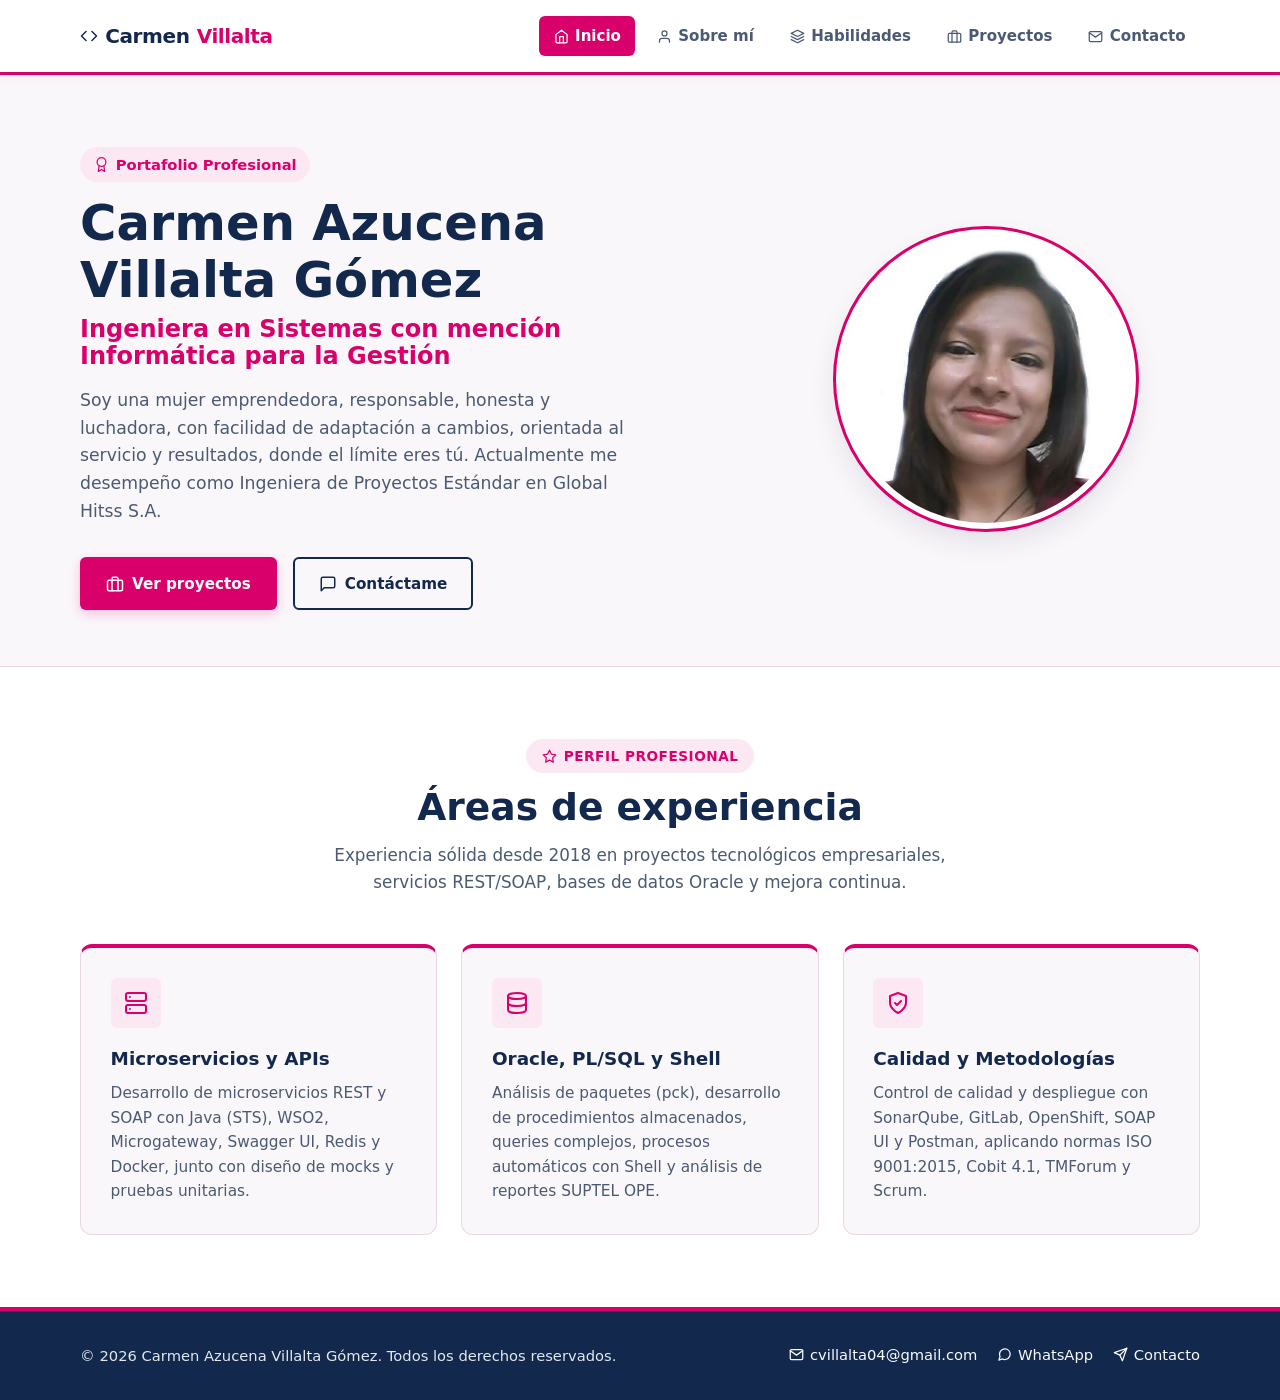
<file: index.html>
<!DOCTYPE html>
<html lang="es">
<head>
  <meta charset="UTF-8">
  <meta name="viewport" content="width=device-width, initial-scale=1.0">
  <title>Inicio | Carmen Azucena Villalta Gómez</title>
  <!-- Hojas de estilo: global primero, páginas después -->
  <link rel="stylesheet" href="css/global.css">
  <link rel="stylesheet" href="css/pages.css">
</head>
<body>
  <!-- Encabezado compartido en las 5 páginas -->
  <header class="site-header">
    <nav class="navbar container" aria-label="Navegación principal">
      <a href="index.html" class="logo">
        <svg class="icon" viewBox="0 0 24 24" aria-hidden="true">
          <polyline points="16 18 22 12 16 6"></polyline>
          <polyline points="8 6 2 12 8 18"></polyline>
        </svg>
        Carmen<span>Villalta</span>
      </a>

      <button
        class="menu-toggle"
        id="menu-toggle"
        type="button"
        aria-label="Abrir menú de navegación"
        aria-expanded="false"
        aria-controls="nav-menu"
      >
        <span class="menu-toggle-bar"></span>
        <span class="menu-toggle-bar"></span>
        <span class="menu-toggle-bar"></span>
      </button>

      <ul class="nav-menu" id="nav-menu">
        <li>
          <a href="index.html" class="nav-link">
            <svg class="icon icon-sm" viewBox="0 0 24 24" aria-hidden="true">
              <path d="M3 9l9-7 9 7v11a2 2 0 0 1-2 2H5a2 2 0 0 1-2-2z"></path>
              <polyline points="9 22 9 12 15 12 15 22"></polyline>
            </svg>
            Inicio
          </a>
        </li>
        <li>
          <a href="about.html" class="nav-link">
            <svg class="icon icon-sm" viewBox="0 0 24 24" aria-hidden="true">
              <path d="M20 21v-2a4 4 0 0 0-4-4H8a4 4 0 0 0-4 4v2"></path>
              <circle cx="12" cy="7" r="4"></circle>
            </svg>
            Sobre mí
          </a>
        </li>
        <li>
          <a href="skills.html" class="nav-link">
            <svg class="icon icon-sm" viewBox="0 0 24 24" aria-hidden="true">
              <polygon points="12 2 2 7 12 12 22 7 12 2"></polygon>
              <polyline points="2 17 12 22 22 17"></polyline>
              <polyline points="2 12 12 17 22 12"></polyline>
            </svg>
            Habilidades
          </a>
        </li>
        <li>
          <a href="projects.html" class="nav-link">
            <svg class="icon icon-sm" viewBox="0 0 24 24" aria-hidden="true">
              <rect x="2" y="7" width="20" height="14" rx="2" ry="2"></rect>
              <path d="M16 21V5a2 2 0 0 0-2-2h-4a2 2 0 0 0-2 2v16"></path>
            </svg>
            Proyectos
          </a>
        </li>
        <li>
          <a href="contact.html" class="nav-link">
            <svg class="icon icon-sm" viewBox="0 0 24 24" aria-hidden="true">
              <path d="M4 4h16c1.1 0 2 .9 2 2v12c0 1.1-.9 2-2 2H4c-1.1 0-2-.9-2-2V6c0-1.1.9-2 2-2z"></path>
              <polyline points="22,6 12,13 2,6"></polyline>
            </svg>
            Contacto
          </a>
        </li>
      </ul>
    </nav>
  </header>

  <!-- Contenido principal exclusivo de Inicio -->
  <main>
    <!-- Sección Hero -->
    <section class="hero container">
      <div class="hero-content">
        <span class="hero-greeting">
          <svg class="icon icon-sm" viewBox="0 0 24 24" aria-hidden="true">
            <circle cx="12" cy="8" r="7"></circle>
            <polyline points="8.21 13.89 7 23 12 20 17 23 15.79 13.88"></polyline>
          </svg>
          Portafolio Profesional
        </span>
        <h1 class="hero-title">
          Carmen Azucena Villalta Gómez
          <span class="hero-role">Ingeniera en Sistemas con mención Informática para la Gestión</span>
        </h1>
        <p class="hero-description">
          Soy una mujer emprendedora, responsable, honesta y luchadora, con facilidad de
          adaptación a cambios, orientada al servicio y resultados, donde el límite eres tú.
          Actualmente me desempeño como Ingeniera de Proyectos Estándar en Global Hitss S.A.
        </p>
        <div class="hero-actions">
          <a href="projects.html" class="btn btn-primary">
            <svg class="icon" viewBox="0 0 24 24" aria-hidden="true">
              <rect x="2" y="7" width="20" height="14" rx="2" ry="2"></rect>
              <path d="M16 21V5a2 2 0 0 0-2-2h-4a2 2 0 0 0-2 2v16"></path>
            </svg>
            Ver proyectos
          </a>
          <a href="contact.html" class="btn btn-outline">
            <svg class="icon" viewBox="0 0 24 24" aria-hidden="true">
              <path d="M21 15a2 2 0 0 1-2 2H7l-4 4V5a2 2 0 0 1 2-2h14a2 2 0 0 1 2 2z"></path>
            </svg>
            Contáctame
          </a>
        </div>
      </div>

      <div class="hero-media">
        <img
          src="assets/img/profile.jpg"
          alt="Fotografía profesional de Carmen Azucena Villalta Gómez"
          class="hero-avatar"
          width="300"
          height="300"
        >
      </div>
    </section>

    <!-- Sección Resumen / Fortalezas clave -->
    <section class="section highlights-section">
      <div class="container">
        <div class="section-header">
          <span class="section-tag">
            <svg class="icon icon-sm" viewBox="0 0 24 24" aria-hidden="true">
              <polygon points="12 2 15.09 8.26 22 9.27 17 14.14 18.18 21.02 12 17.77 5.82 21.02 7 14.14 2 9.27 8.91 8.26 12 2"></polygon>
            </svg>
            Perfil Profesional
          </span>
          <h2 class="section-title">Áreas de experiencia</h2>
          <p class="section-subtitle">
            Experiencia sólida desde 2018 en proyectos tecnológicos empresariales, servicios
            REST/SOAP, bases de datos Oracle y mejora continua.
          </p>
        </div>

        <div class="highlights-grid">
          <article class="highlight-card">
            <div class="highlight-icon" aria-hidden="true">
              <svg class="icon icon-lg" viewBox="0 0 24 24">
                <rect x="2" y="2" width="20" height="8" rx="2" ry="2"></rect>
                <rect x="2" y="14" width="20" height="8" rx="2" ry="2"></rect>
                <line x1="6" y1="6" x2="6.01" y2="6"></line>
                <line x1="6" y1="18" x2="6.01" y2="18"></line>
              </svg>
            </div>
            <h3>Microservicios y APIs</h3>
            <p>
              Desarrollo de microservicios REST y SOAP con Java (STS), WSO2,
              Microgateway, Swagger UI, Redis y Docker, junto con diseño de mocks y
              pruebas unitarias.
            </p>
          </article>

          <article class="highlight-card">
            <div class="highlight-icon" aria-hidden="true">
              <svg class="icon icon-lg" viewBox="0 0 24 24">
                <ellipse cx="12" cy="5" rx="9" ry="3"></ellipse>
                <path d="M21 12c0 1.66-4 3-9 3s-9-1.34-9-3"></path>
                <path d="M3 5v14c0 1.66 4 3 9 3s9-1.34 9-3V5"></path>
              </svg>
            </div>
            <h3>Oracle, PL/SQL y Shell</h3>
            <p>
              Análisis de paquetes (pck), desarrollo de procedimientos almacenados,
              queries complejos, procesos automáticos con Shell y análisis de reportes
              SUPTEL OPE.
            </p>
          </article>

          <article class="highlight-card">
            <div class="highlight-icon" aria-hidden="true">
              <svg class="icon icon-lg" viewBox="0 0 24 24">
                <path d="M12 22s8-4 8-10V5l-8-3-8 3v7c0 6 8 10 8 10z"></path>
                <polyline points="9 12 11 14 15 10"></polyline>
              </svg>
            </div>
            <h3>Calidad y Metodologías</h3>
            <p>
              Control de calidad y despliegue con SonarQube, GitLab, OpenShift, SOAP UI y
              Postman, aplicando normas ISO 9001:2015, Cobit 4.1, TMForum y Scrum.
            </p>
          </article>
        </div>
      </div>
    </section>
  </main>

  <!-- Pie de página compartido en las 5 páginas -->
  <footer class="site-footer">
    <div class="container footer-content">
      <p class="footer-copy">
        &copy; <span id="current-year"></span> Carmen Azucena Villalta Gómez. Todos los derechos reservados.
      </p>
      <ul class="footer-links">
        <li>
          <a href="mailto:cvillalta04@gmail.com">
            <svg class="icon icon-sm" viewBox="0 0 24 24" aria-hidden="true">
              <path d="M4 4h16c1.1 0 2 .9 2 2v12c0 1.1-.9 2-2 2H4c-1.1 0-2-.9-2-2V6c0-1.1.9-2 2-2z"></path>
              <polyline points="22,6 12,13 2,6"></polyline>
            </svg>
            cvillalta04@gmail.com
          </a>
        </li>
        <li>
          <a href="https://wa.me/593994583580" target="_blank" rel="noopener noreferrer">
            <svg class="icon icon-sm" viewBox="0 0 24 24" aria-hidden="true">
              <path d="M21 11.5a8.38 8.38 0 0 1-.9 3.8 8.5 8.5 0 0 1-7.6 4.7 8.38 8.38 0 0 1-3.8-.9L3 21l1.9-5.7a8.38 8.38 0 0 1-.9-3.8 8.5 8.5 0 0 1 4.7-7.6 8.38 8.38 0 0 1 3.8-.9h.5a8.48 8.48 0 0 1 8 8v.5z"></path>
            </svg>
            WhatsApp
          </a>
        </li>
        <li>
          <a href="contact.html">
            <svg class="icon icon-sm" viewBox="0 0 24 24" aria-hidden="true">
              <line x1="22" y1="2" x2="11" y2="13"></line>
              <polygon points="22 2 15 22 11 13 2 9 22 2"></polygon>
            </svg>
            Contacto
          </a>
        </li>
      </ul>
    </div>
  </footer>

  <!-- Script global -->
  <script src="js/main.js"></script>
</body>
</html>
</file>
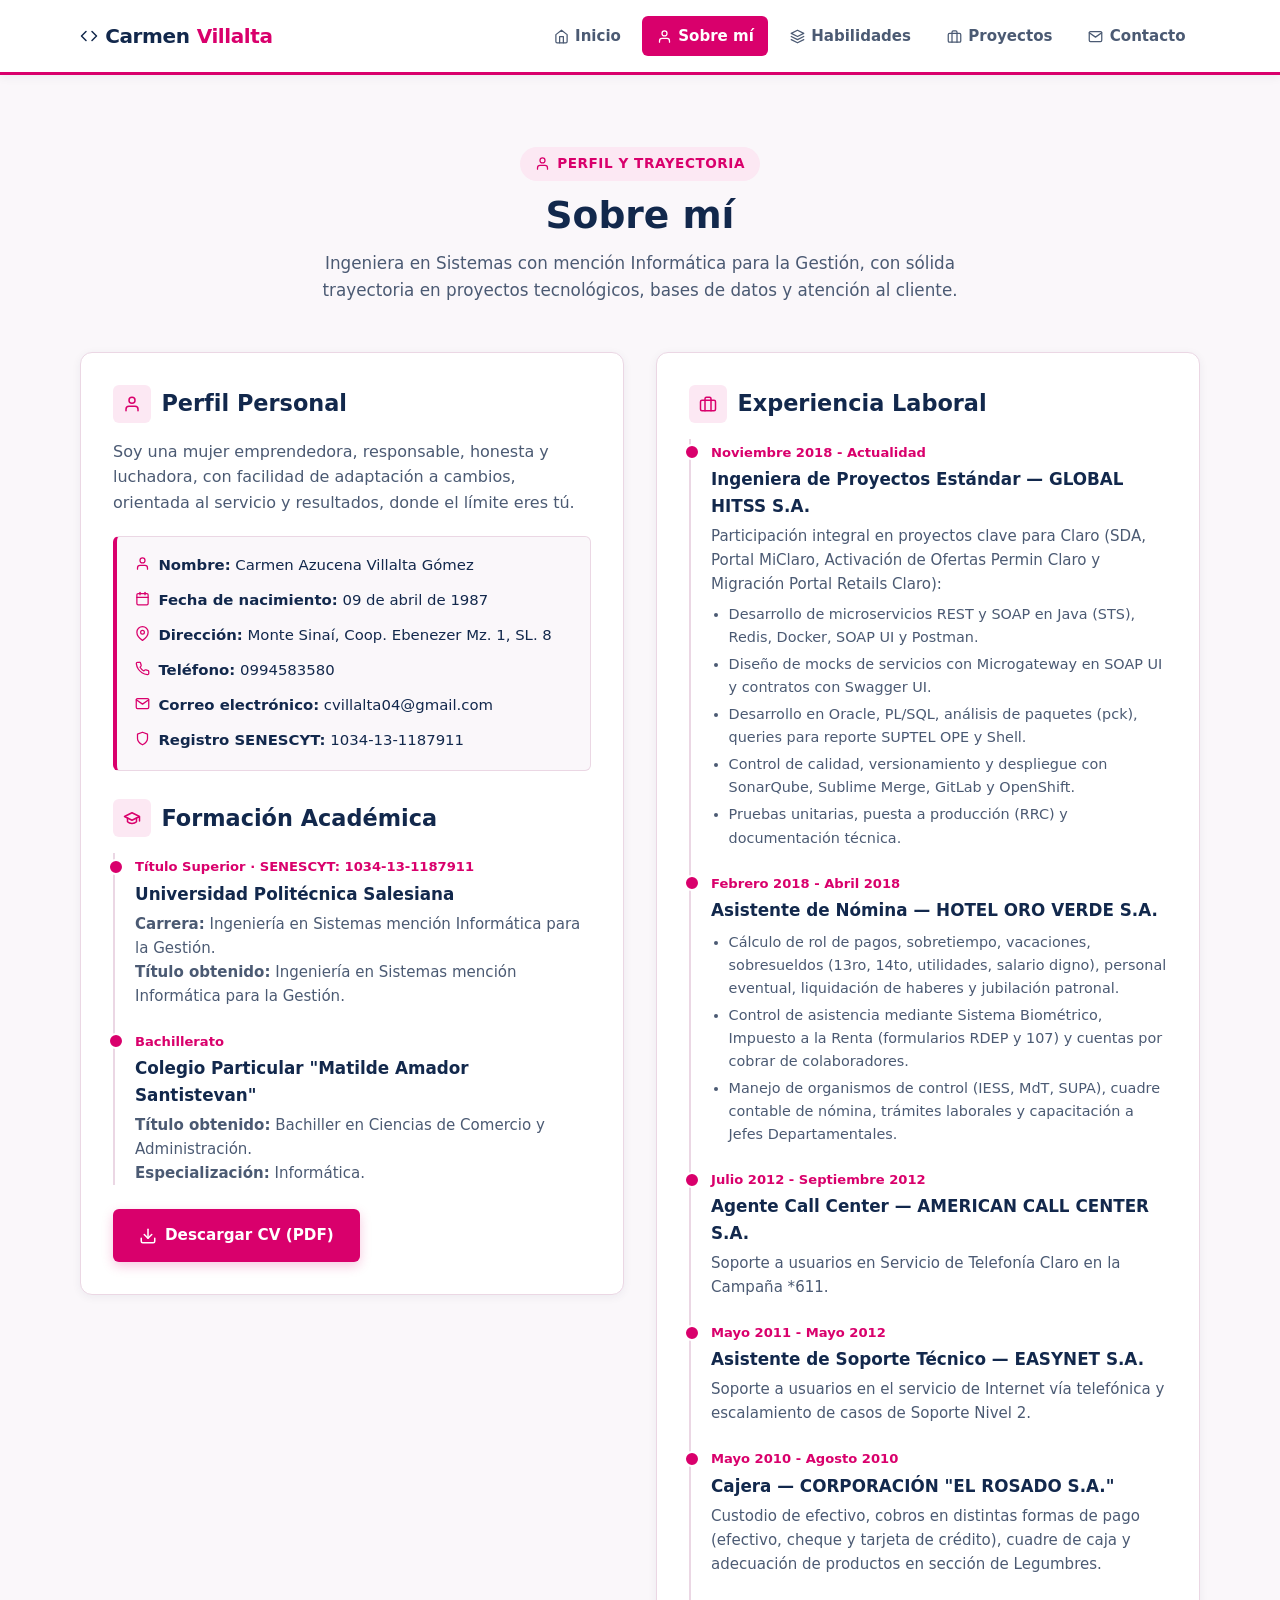
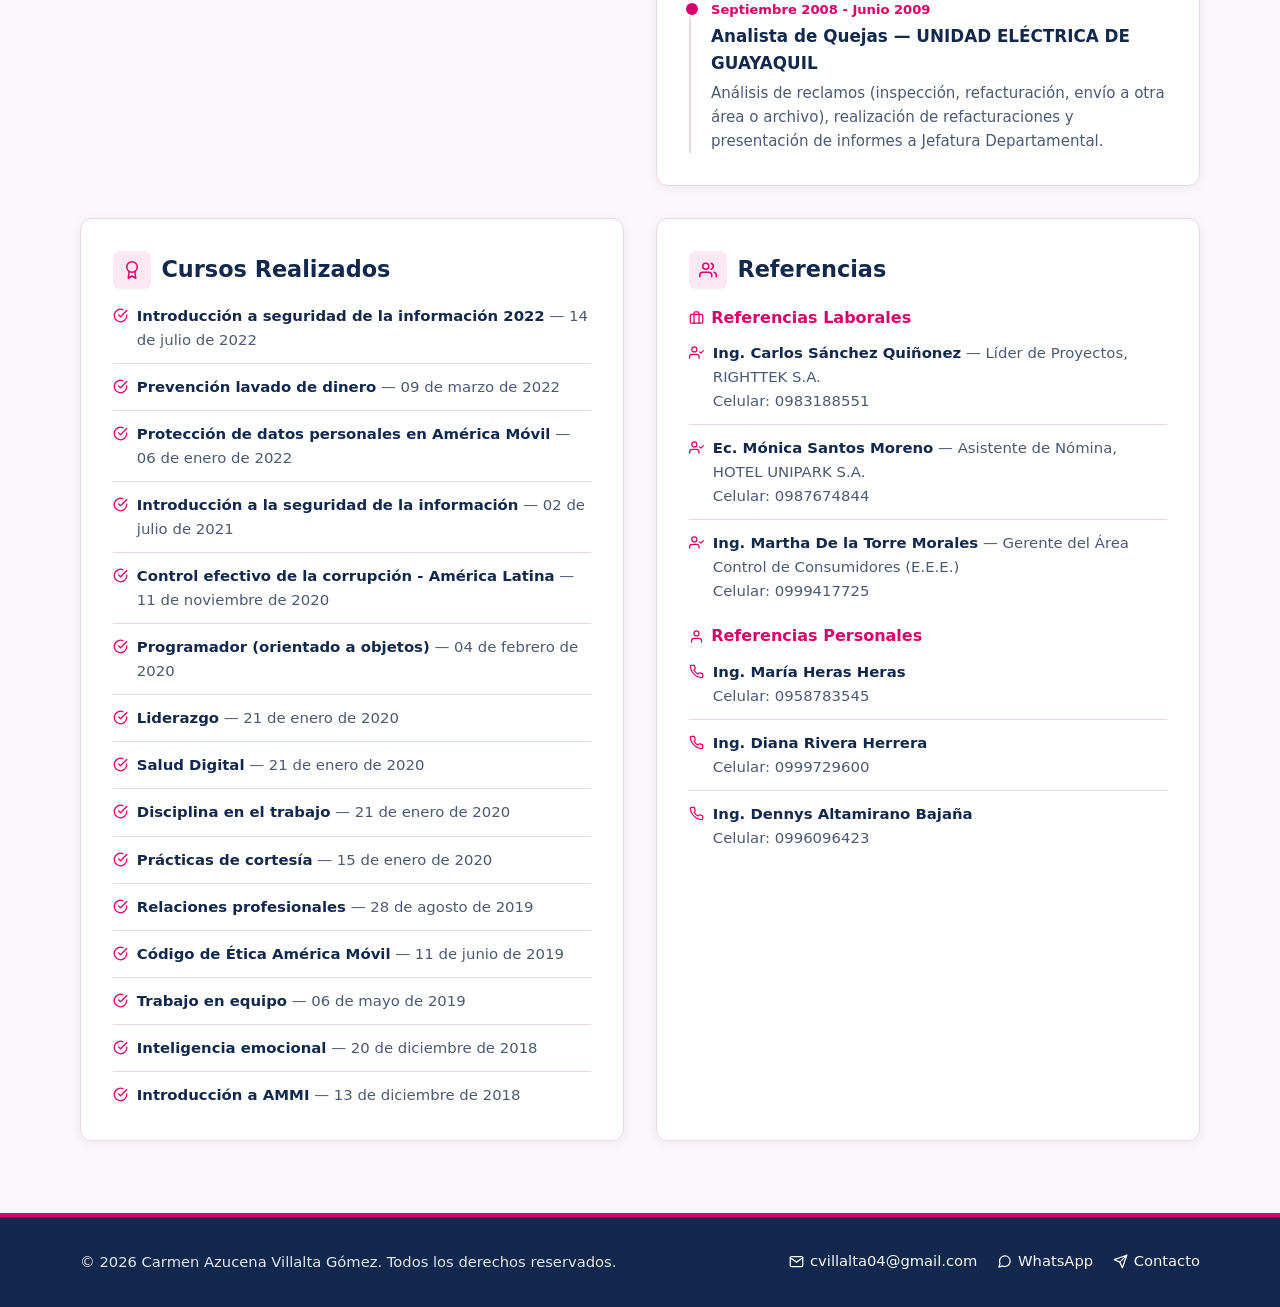
<file: about.html>
<!DOCTYPE html>
<html lang="es">
<head>
  <meta charset="UTF-8">
  <meta name="viewport" content="width=device-width, initial-scale=1.0">
  <title>Sobre mí | Carmen Azucena Villalta Gómez</title>
  <!-- Hojas de estilo: global primero, páginas después -->
  <link rel="stylesheet" href="css/global.css">
  <link rel="stylesheet" href="css/pages.css">
</head>
<body>
  <!-- Encabezado compartido en las 5 páginas -->
  <header class="site-header">
    <nav class="navbar container" aria-label="Navegación principal">
      <a href="index.html" class="logo">
        <svg class="icon" viewBox="0 0 24 24" aria-hidden="true">
          <polyline points="16 18 22 12 16 6"></polyline>
          <polyline points="8 6 2 12 8 18"></polyline>
        </svg>
        Carmen<span>Villalta</span>
      </a>

      <button
        class="menu-toggle"
        id="menu-toggle"
        type="button"
        aria-label="Abrir menú de navegación"
        aria-expanded="false"
        aria-controls="nav-menu"
      >
        <span class="menu-toggle-bar"></span>
        <span class="menu-toggle-bar"></span>
        <span class="menu-toggle-bar"></span>
      </button>

      <ul class="nav-menu" id="nav-menu">
        <li>
          <a href="index.html" class="nav-link">
            <svg class="icon icon-sm" viewBox="0 0 24 24" aria-hidden="true">
              <path d="M3 9l9-7 9 7v11a2 2 0 0 1-2 2H5a2 2 0 0 1-2-2z"></path>
              <polyline points="9 22 9 12 15 12 15 22"></polyline>
            </svg>
            Inicio
          </a>
        </li>
        <li>
          <a href="about.html" class="nav-link">
            <svg class="icon icon-sm" viewBox="0 0 24 24" aria-hidden="true">
              <path d="M20 21v-2a4 4 0 0 0-4-4H8a4 4 0 0 0-4 4v2"></path>
              <circle cx="12" cy="7" r="4"></circle>
            </svg>
            Sobre mí
          </a>
        </li>
        <li>
          <a href="skills.html" class="nav-link">
            <svg class="icon icon-sm" viewBox="0 0 24 24" aria-hidden="true">
              <polygon points="12 2 2 7 12 12 22 7 12 2"></polygon>
              <polyline points="2 17 12 22 22 17"></polyline>
              <polyline points="2 12 12 17 22 12"></polyline>
            </svg>
            Habilidades
          </a>
        </li>
        <li>
          <a href="projects.html" class="nav-link">
            <svg class="icon icon-sm" viewBox="0 0 24 24" aria-hidden="true">
              <rect x="2" y="7" width="20" height="14" rx="2" ry="2"></rect>
              <path d="M16 21V5a2 2 0 0 0-2-2h-4a2 2 0 0 0-2 2v16"></path>
            </svg>
            Proyectos
          </a>
        </li>
        <li>
          <a href="contact.html" class="nav-link">
            <svg class="icon icon-sm" viewBox="0 0 24 24" aria-hidden="true">
              <path d="M4 4h16c1.1 0 2 .9 2 2v12c0 1.1-.9 2-2 2H4c-1.1 0-2-.9-2-2V6c0-1.1.9-2 2-2z"></path>
              <polyline points="22,6 12,13 2,6"></polyline>
            </svg>
            Contacto
          </a>
        </li>
      </ul>
    </nav>
  </header>

  <!-- Contenido principal exclusivo de Sobre mí -->
  <main>
    <section class="section container">
      <div class="section-header">
        <span class="section-tag">
          <svg class="icon icon-sm" viewBox="0 0 24 24" aria-hidden="true">
            <path d="M20 21v-2a4 4 0 0 0-4-4H8a4 4 0 0 0-4 4v2"></path>
            <circle cx="12" cy="7" r="4"></circle>
          </svg>
          Perfil y Trayectoria
        </span>
        <h1 class="section-title">Sobre mí</h1>
        <p class="section-subtitle">
          Ingeniera en Sistemas con mención Informática para la Gestión, con sólida
          trayectoria en proyectos tecnológicos, bases de datos y atención al cliente.
        </p>
      </div>

      <div class="about-grid">
        <!-- Tarjeta izquierda: Perfil personal, formación académica y descarga de CV -->
        <article class="about-card">
          <h2 class="heading-with-icon">
            <span class="icon-badge" aria-hidden="true">
              <svg class="icon" viewBox="0 0 24 24">
                <path d="M20 21v-2a4 4 0 0 0-4-4H8a4 4 0 0 0-4 4v2"></path>
                <circle cx="12" cy="7" r="4"></circle>
              </svg>
            </span>
            Perfil Personal
          </h2>
          <p>
            Soy una mujer emprendedora, responsable, honesta y luchadora, con facilidad de
            adaptación a cambios, orientada al servicio y resultados, donde el límite eres tú.
          </p>

          <ul class="about-details-list">
            <li>
              <svg class="icon icon-sm" viewBox="0 0 24 24" aria-hidden="true">
                <path d="M20 21v-2a4 4 0 0 0-4-4H8a4 4 0 0 0-4 4v2"></path>
                <circle cx="12" cy="7" r="4"></circle>
              </svg>
              <span><strong>Nombre:</strong> Carmen Azucena Villalta Gómez</span>
            </li>
            <li>
              <svg class="icon icon-sm" viewBox="0 0 24 24" aria-hidden="true">
                <rect x="3" y="4" width="18" height="18" rx="2" ry="2"></rect>
                <line x1="16" y1="2" x2="16" y2="6"></line>
                <line x1="8" y1="2" x2="8" y2="6"></line>
                <line x1="3" y1="10" x2="21" y2="10"></line>
              </svg>
              <span><strong>Fecha de nacimiento:</strong> 09 de abril de 1987</span>
            </li>
            <li>
              <svg class="icon icon-sm" viewBox="0 0 24 24" aria-hidden="true">
                <path d="M21 10c0 7-9 13-9 13s-9-6-9-13a9 9 0 0 1 18 0z"></path>
                <circle cx="12" cy="10" r="3"></circle>
              </svg>
              <span><strong>Dirección:</strong> Monte Sinaí, Coop. Ebenezer Mz. 1, SL. 8</span>
            </li>
            <li>
              <svg class="icon icon-sm" viewBox="0 0 24 24" aria-hidden="true">
                <path d="M22 16.92v3a2 2 0 0 1-2.18 2 19.79 19.79 0 0 1-8.63-3.07 19.5 19.5 0 0 1-6-6 19.79 19.79 0 0 1-3.07-8.67A2 2 0 0 1 4.11 2h3a2 2 0 0 1 2 1.72 12.84 12.84 0 0 0 .7 2.81 2 2 0 0 1-.45 2.11L8.09 9.91a16 16 0 0 0 6 6l1.27-1.27a2 2 0 0 1 2.11-.45 12.84 12.84 0 0 0 2.81.7A2 2 0 0 1 22 16.92z"></path>
              </svg>
              <span><strong>Teléfono:</strong> 0994583580</span>
            </li>
            <li>
              <svg class="icon icon-sm" viewBox="0 0 24 24" aria-hidden="true">
                <path d="M4 4h16c1.1 0 2 .9 2 2v12c0 1.1-.9 2-2 2H4c-1.1 0-2-.9-2-2V6c0-1.1.9-2 2-2z"></path>
                <polyline points="22,6 12,13 2,6"></polyline>
              </svg>
              <span><strong>Correo electrónico:</strong> cvillalta04@gmail.com</span>
            </li>
            <li>
              <svg class="icon icon-sm" viewBox="0 0 24 24" aria-hidden="true">
                <path d="M12 22s8-4 8-10V5l-8-3-8 3v7c0 6 8 10 8 10z"></path>
              </svg>
              <span><strong>Registro SENESCYT:</strong> 1034-13-1187911</span>
            </li>
          </ul>

          <h2 class="heading-with-icon">
            <span class="icon-badge" aria-hidden="true">
              <svg class="icon" viewBox="0 0 24 24">
                <path d="M22 10v6M2 10l10-5 10 5-10 5z"></path>
                <path d="M6 12v5c3 3 9 3 12 0v-5"></path>
              </svg>
            </span>
            Formación Académica
          </h2>
          <ul class="timeline-list">
            <li class="timeline-item">
              <span class="timeline-date">Título Superior · SENESCYT: 1034-13-1187911</span>
              <h3>Universidad Politécnica Salesiana</h3>
              <p>
                <strong>Carrera:</strong> Ingeniería en Sistemas mención Informática para la Gestión.<br>
                <strong>Título obtenido:</strong> Ingeniería en Sistemas mención Informática para la Gestión.
              </p>
            </li>
            <li class="timeline-item">
              <span class="timeline-date">Bachillerato</span>
              <h3>Colegio Particular "Matilde Amador Santistevan"</h3>
              <p>
                <strong>Título obtenido:</strong> Bachiller en Ciencias de Comercio y Administración.<br>
                <strong>Especialización:</strong> Informática.
              </p>
            </li>
          </ul>

          <div class="about-actions">
            <a href="assets/docs/cv.pdf" class="btn btn-primary" download="CV-Carmen-Villalta.pdf">
              <svg class="icon" viewBox="0 0 24 24" aria-hidden="true">
                <path d="M21 15v4a2 2 0 0 1-2 2H5a2 2 0 0 1-2-2v-4"></path>
                <polyline points="7 10 12 15 17 10"></polyline>
                <line x1="12" y1="15" x2="12" y2="3"></line>
              </svg>
              Descargar CV (PDF)
            </a>
          </div>
        </article>

        <!-- Tarjeta derecha: Línea de tiempo de experiencia laboral -->
        <article class="about-card" id="experiencia">
          <h2 class="heading-with-icon">
            <span class="icon-badge" aria-hidden="true">
              <svg class="icon" viewBox="0 0 24 24">
                <rect x="2" y="7" width="20" height="14" rx="2" ry="2"></rect>
                <path d="M16 21V5a2 2 0 0 0-2-2h-4a2 2 0 0 0-2 2v16"></path>
              </svg>
            </span>
            Experiencia Laboral
          </h2>
          <ul class="timeline-list">
            <li class="timeline-item">
              <span class="timeline-date">Noviembre 2018 - Actualidad</span>
              <h3>Ingeniera de Proyectos Estándar — GLOBAL HITSS S.A.</h3>
              <p>
                Participación integral en proyectos clave para Claro (SDA, Portal MiClaro,
                Activación de Ofertas Permin Claro y Migración Portal Retails Claro):
              </p>
              <ul class="timeline-bullets">
                <li>Desarrollo de microservicios REST y SOAP en Java (STS), Redis, Docker, SOAP UI y Postman.</li>
                <li>Diseño de mocks de servicios con Microgateway en SOAP UI y contratos con Swagger UI.</li>
                <li>Desarrollo en Oracle, PL/SQL, análisis de paquetes (pck), queries para reporte SUPTEL OPE y Shell.</li>
                <li>Control de calidad, versionamiento y despliegue con SonarQube, Sublime Merge, GitLab y OpenShift.</li>
                <li>Pruebas unitarias, puesta a producción (RRC) y documentación técnica.</li>
              </ul>
            </li>

            <li class="timeline-item">
              <span class="timeline-date">Febrero 2018 - Abril 2018</span>
              <h3>Asistente de Nómina — HOTEL ORO VERDE S.A.</h3>
              <ul class="timeline-bullets">
                <li>Cálculo de rol de pagos, sobretiempo, vacaciones, sobresueldos (13ro, 14to, utilidades, salario digno), personal eventual, liquidación de haberes y jubilación patronal.</li>
                <li>Control de asistencia mediante Sistema Biométrico, Impuesto a la Renta (formularios RDEP y 107) y cuentas por cobrar de colaboradores.</li>
                <li>Manejo de organismos de control (IESS, MdT, SUPA), cuadre contable de nómina, trámites laborales y capacitación a Jefes Departamentales.</li>
              </ul>
            </li>

            <li class="timeline-item">
              <span class="timeline-date">Julio 2012 - Septiembre 2012</span>
              <h3>Agente Call Center — AMERICAN CALL CENTER S.A.</h3>
              <p>Soporte a usuarios en Servicio de Telefonía Claro en la Campaña *611.</p>
            </li>

            <li class="timeline-item">
              <span class="timeline-date">Mayo 2011 - Mayo 2012</span>
              <h3>Asistente de Soporte Técnico — EASYNET S.A.</h3>
              <p>Soporte a usuarios en el servicio de Internet vía telefónica y escalamiento de casos de Soporte Nivel 2.</p>
            </li>

            <li class="timeline-item">
              <span class="timeline-date">Mayo 2010 - Agosto 2010</span>
              <h3>Cajera — CORPORACIÓN "EL ROSADO S.A."</h3>
              <p>Custodio de efectivo, cobros en distintas formas de pago (efectivo, cheque y tarjeta de crédito), cuadre de caja y adecuación de productos en sección de Legumbres.</p>
            </li>

            <li class="timeline-item">
              <span class="timeline-date">Septiembre 2008 - Junio 2009</span>
              <h3>Analista de Quejas — UNIDAD ELÉCTRICA DE GUAYAQUIL</h3>
              <p>Análisis de reclamos (inspección, refacturación, envío a otra área o archivo), realización de refacturaciones y presentación de informes a Jefatura Departamental.</p>
            </li>
          </ul>
        </article>
      </div>

      <!-- Sección adicional: Cursos Realizados y Referencias -->
      <div class="about-extra-grid">
        <article class="about-card">
          <h2 class="heading-with-icon">
            <span class="icon-badge" aria-hidden="true">
              <svg class="icon" viewBox="0 0 24 24">
                <circle cx="12" cy="8" r="7"></circle>
                <polyline points="8.21 13.89 7 23 12 20 17 23 15.79 13.88"></polyline>
              </svg>
            </span>
            Cursos Realizados
          </h2>
          <ul class="course-list">
            <li>
              <svg class="icon icon-sm" viewBox="0 0 24 24" aria-hidden="true"><path d="M22 11.08V12a10 10 0 1 1-5.93-9.14"></path><polyline points="22 4 12 14.01 9 11.01"></polyline></svg>
              <span><strong>Introducción a seguridad de la información 2022</strong> — 14 de julio de 2022</span>
            </li>
            <li>
              <svg class="icon icon-sm" viewBox="0 0 24 24" aria-hidden="true"><path d="M22 11.08V12a10 10 0 1 1-5.93-9.14"></path><polyline points="22 4 12 14.01 9 11.01"></polyline></svg>
              <span><strong>Prevención lavado de dinero</strong> — 09 de marzo de 2022</span>
            </li>
            <li>
              <svg class="icon icon-sm" viewBox="0 0 24 24" aria-hidden="true"><path d="M22 11.08V12a10 10 0 1 1-5.93-9.14"></path><polyline points="22 4 12 14.01 9 11.01"></polyline></svg>
              <span><strong>Protección de datos personales en América Móvil</strong> — 06 de enero de 2022</span>
            </li>
            <li>
              <svg class="icon icon-sm" viewBox="0 0 24 24" aria-hidden="true"><path d="M22 11.08V12a10 10 0 1 1-5.93-9.14"></path><polyline points="22 4 12 14.01 9 11.01"></polyline></svg>
              <span><strong>Introducción a la seguridad de la información</strong> — 02 de julio de 2021</span>
            </li>
            <li>
              <svg class="icon icon-sm" viewBox="0 0 24 24" aria-hidden="true"><path d="M22 11.08V12a10 10 0 1 1-5.93-9.14"></path><polyline points="22 4 12 14.01 9 11.01"></polyline></svg>
              <span><strong>Control efectivo de la corrupción - América Latina</strong> — 11 de noviembre de 2020</span>
            </li>
            <li>
              <svg class="icon icon-sm" viewBox="0 0 24 24" aria-hidden="true"><path d="M22 11.08V12a10 10 0 1 1-5.93-9.14"></path><polyline points="22 4 12 14.01 9 11.01"></polyline></svg>
              <span><strong>Programador (orientado a objetos)</strong> — 04 de febrero de 2020</span>
            </li>
            <li>
              <svg class="icon icon-sm" viewBox="0 0 24 24" aria-hidden="true"><path d="M22 11.08V12a10 10 0 1 1-5.93-9.14"></path><polyline points="22 4 12 14.01 9 11.01"></polyline></svg>
              <span><strong>Liderazgo</strong> — 21 de enero de 2020</span>
            </li>
            <li>
              <svg class="icon icon-sm" viewBox="0 0 24 24" aria-hidden="true"><path d="M22 11.08V12a10 10 0 1 1-5.93-9.14"></path><polyline points="22 4 12 14.01 9 11.01"></polyline></svg>
              <span><strong>Salud Digital</strong> — 21 de enero de 2020</span>
            </li>
            <li>
              <svg class="icon icon-sm" viewBox="0 0 24 24" aria-hidden="true"><path d="M22 11.08V12a10 10 0 1 1-5.93-9.14"></path><polyline points="22 4 12 14.01 9 11.01"></polyline></svg>
              <span><strong>Disciplina en el trabajo</strong> — 21 de enero de 2020</span>
            </li>
            <li>
              <svg class="icon icon-sm" viewBox="0 0 24 24" aria-hidden="true"><path d="M22 11.08V12a10 10 0 1 1-5.93-9.14"></path><polyline points="22 4 12 14.01 9 11.01"></polyline></svg>
              <span><strong>Prácticas de cortesía</strong> — 15 de enero de 2020</span>
            </li>
            <li>
              <svg class="icon icon-sm" viewBox="0 0 24 24" aria-hidden="true"><path d="M22 11.08V12a10 10 0 1 1-5.93-9.14"></path><polyline points="22 4 12 14.01 9 11.01"></polyline></svg>
              <span><strong>Relaciones profesionales</strong> — 28 de agosto de 2019</span>
            </li>
            <li>
              <svg class="icon icon-sm" viewBox="0 0 24 24" aria-hidden="true"><path d="M22 11.08V12a10 10 0 1 1-5.93-9.14"></path><polyline points="22 4 12 14.01 9 11.01"></polyline></svg>
              <span><strong>Código de Ética América Móvil</strong> — 11 de junio de 2019</span>
            </li>
            <li>
              <svg class="icon icon-sm" viewBox="0 0 24 24" aria-hidden="true"><path d="M22 11.08V12a10 10 0 1 1-5.93-9.14"></path><polyline points="22 4 12 14.01 9 11.01"></polyline></svg>
              <span><strong>Trabajo en equipo</strong> — 06 de mayo de 2019</span>
            </li>
            <li>
              <svg class="icon icon-sm" viewBox="0 0 24 24" aria-hidden="true"><path d="M22 11.08V12a10 10 0 1 1-5.93-9.14"></path><polyline points="22 4 12 14.01 9 11.01"></polyline></svg>
              <span><strong>Inteligencia emocional</strong> — 20 de diciembre de 2018</span>
            </li>
            <li>
              <svg class="icon icon-sm" viewBox="0 0 24 24" aria-hidden="true"><path d="M22 11.08V12a10 10 0 1 1-5.93-9.14"></path><polyline points="22 4 12 14.01 9 11.01"></polyline></svg>
              <span><strong>Introducción a AMMI</strong> — 13 de diciembre de 2018</span>
            </li>
          </ul>
        </article>

        <article class="about-card">
          <h2 class="heading-with-icon">
            <span class="icon-badge" aria-hidden="true">
              <svg class="icon" viewBox="0 0 24 24">
                <path d="M17 21v-2a4 4 0 0 0-4-4H5a4 4 0 0 0-4 4v2"></path>
                <circle cx="9" cy="7" r="4"></circle>
                <path d="M23 21v-2a4 4 0 0 0-3-3.87"></path>
                <path d="M16 3.13a4 4 0 0 1 0 7.75"></path>
              </svg>
            </span>
            Referencias
          </h2>

          <h3 class="reference-group-title">
            <svg class="icon icon-sm" viewBox="0 0 24 24" aria-hidden="true">
              <rect x="2" y="7" width="20" height="14" rx="2" ry="2"></rect>
              <path d="M16 21V5a2 2 0 0 0-2-2h-4a2 2 0 0 0-2 2v16"></path>
            </svg>
            Referencias Laborales
          </h3>
          <ul class="reference-list">
            <li>
              <svg class="icon icon-sm" viewBox="0 0 24 24" aria-hidden="true"><path d="M16 21v-2a4 4 0 0 0-4-4H5a4 4 0 0 0-4 4v2"></path><circle cx="8.5" cy="7" r="4"></circle><polyline points="17 11 19 13 23 9"></polyline></svg>
              <span>
                <strong>Ing. Carlos Sánchez Quiñonez</strong> — Líder de Proyectos, RIGHTTEK S.A.<br>
                Celular: 0983188551
              </span>
            </li>
            <li>
              <svg class="icon icon-sm" viewBox="0 0 24 24" aria-hidden="true"><path d="M16 21v-2a4 4 0 0 0-4-4H5a4 4 0 0 0-4 4v2"></path><circle cx="8.5" cy="7" r="4"></circle><polyline points="17 11 19 13 23 9"></polyline></svg>
              <span>
                <strong>Ec. Mónica Santos Moreno</strong> — Asistente de Nómina, HOTEL UNIPARK S.A.<br>
                Celular: 0987674844
              </span>
            </li>
            <li>
              <svg class="icon icon-sm" viewBox="0 0 24 24" aria-hidden="true"><path d="M16 21v-2a4 4 0 0 0-4-4H5a4 4 0 0 0-4 4v2"></path><circle cx="8.5" cy="7" r="4"></circle><polyline points="17 11 19 13 23 9"></polyline></svg>
              <span>
                <strong>Ing. Martha De la Torre Morales</strong> — Gerente del Área Control de Consumidores (E.E.E.)<br>
                Celular: 0999417725
              </span>
            </li>
          </ul>

          <h3 class="reference-group-title">
            <svg class="icon icon-sm" viewBox="0 0 24 24" aria-hidden="true">
              <path d="M20 21v-2a4 4 0 0 0-4-4H8a4 4 0 0 0-4 4v2"></path>
              <circle cx="12" cy="7" r="4"></circle>
            </svg>
            Referencias Personales
          </h3>
          <ul class="reference-list">
            <li>
              <svg class="icon icon-sm" viewBox="0 0 24 24" aria-hidden="true"><path d="M22 16.92v3a2 2 0 0 1-2.18 2 19.79 19.79 0 0 1-8.63-3.07 19.5 19.5 0 0 1-6-6 19.79 19.79 0 0 1-3.07-8.67A2 2 0 0 1 4.11 2h3a2 2 0 0 1 2 1.72 12.84 12.84 0 0 0 .7 2.81 2 2 0 0 1-.45 2.11L8.09 9.91a16 16 0 0 0 6 6l1.27-1.27a2 2 0 0 1 2.11-.45 12.84 12.84 0 0 0 2.81.7A2 2 0 0 1 22 16.92z"></path></svg>
              <span>
                <strong>Ing. María Heras Heras</strong><br>
                Celular: 0958783545
              </span>
            </li>
            <li>
              <svg class="icon icon-sm" viewBox="0 0 24 24" aria-hidden="true"><path d="M22 16.92v3a2 2 0 0 1-2.18 2 19.79 19.79 0 0 1-8.63-3.07 19.5 19.5 0 0 1-6-6 19.79 19.79 0 0 1-3.07-8.67A2 2 0 0 1 4.11 2h3a2 2 0 0 1 2 1.72 12.84 12.84 0 0 0 .7 2.81 2 2 0 0 1-.45 2.11L8.09 9.91a16 16 0 0 0 6 6l1.27-1.27a2 2 0 0 1 2.11-.45 12.84 12.84 0 0 0 2.81.7A2 2 0 0 1 22 16.92z"></path></svg>
              <span>
                <strong>Ing. Diana Rivera Herrera</strong><br>
                Celular: 0999729600
              </span>
            </li>
            <li>
              <svg class="icon icon-sm" viewBox="0 0 24 24" aria-hidden="true"><path d="M22 16.92v3a2 2 0 0 1-2.18 2 19.79 19.79 0 0 1-8.63-3.07 19.5 19.5 0 0 1-6-6 19.79 19.79 0 0 1-3.07-8.67A2 2 0 0 1 4.11 2h3a2 2 0 0 1 2 1.72 12.84 12.84 0 0 0 .7 2.81 2 2 0 0 1-.45 2.11L8.09 9.91a16 16 0 0 0 6 6l1.27-1.27a2 2 0 0 1 2.11-.45 12.84 12.84 0 0 0 2.81.7A2 2 0 0 1 22 16.92z"></path></svg>
              <span>
                <strong>Ing. Dennys Altamirano Bajaña</strong><br>
                Celular: 0996096423
              </span>
            </li>
          </ul>
        </article>
      </div>
    </section>
  </main>

  <!-- Pie de página compartido en las 5 páginas -->
  <footer class="site-footer">
    <div class="container footer-content">
      <p class="footer-copy">
        &copy; <span id="current-year"></span> Carmen Azucena Villalta Gómez. Todos los derechos reservados.
      </p>
      <ul class="footer-links">
        <li>
          <a href="mailto:cvillalta04@gmail.com">
            <svg class="icon icon-sm" viewBox="0 0 24 24" aria-hidden="true">
              <path d="M4 4h16c1.1 0 2 .9 2 2v12c0 1.1-.9 2-2 2H4c-1.1 0-2-.9-2-2V6c0-1.1.9-2 2-2z"></path>
              <polyline points="22,6 12,13 2,6"></polyline>
            </svg>
            cvillalta04@gmail.com
          </a>
        </li>
        <li>
          <a href="https://wa.me/593994583580" target="_blank" rel="noopener noreferrer">
            <svg class="icon icon-sm" viewBox="0 0 24 24" aria-hidden="true">
              <path d="M21 11.5a8.38 8.38 0 0 1-.9 3.8 8.5 8.5 0 0 1-7.6 4.7 8.38 8.38 0 0 1-3.8-.9L3 21l1.9-5.7a8.38 8.38 0 0 1-.9-3.8 8.5 8.5 0 0 1 4.7-7.6 8.38 8.38 0 0 1 3.8-.9h.5a8.48 8.48 0 0 1 8 8v.5z"></path>
            </svg>
            WhatsApp
          </a>
        </li>
        <li>
          <a href="contact.html">
            <svg class="icon icon-sm" viewBox="0 0 24 24" aria-hidden="true">
              <line x1="22" y1="2" x2="11" y2="13"></line>
              <polygon points="22 2 15 22 11 13 2 9 22 2"></polygon>
            </svg>
            Contacto
          </a>
        </li>
      </ul>
    </div>
  </footer>

  <!-- Script global -->
  <script src="js/main.js"></script>
</body>
</html>
</file>
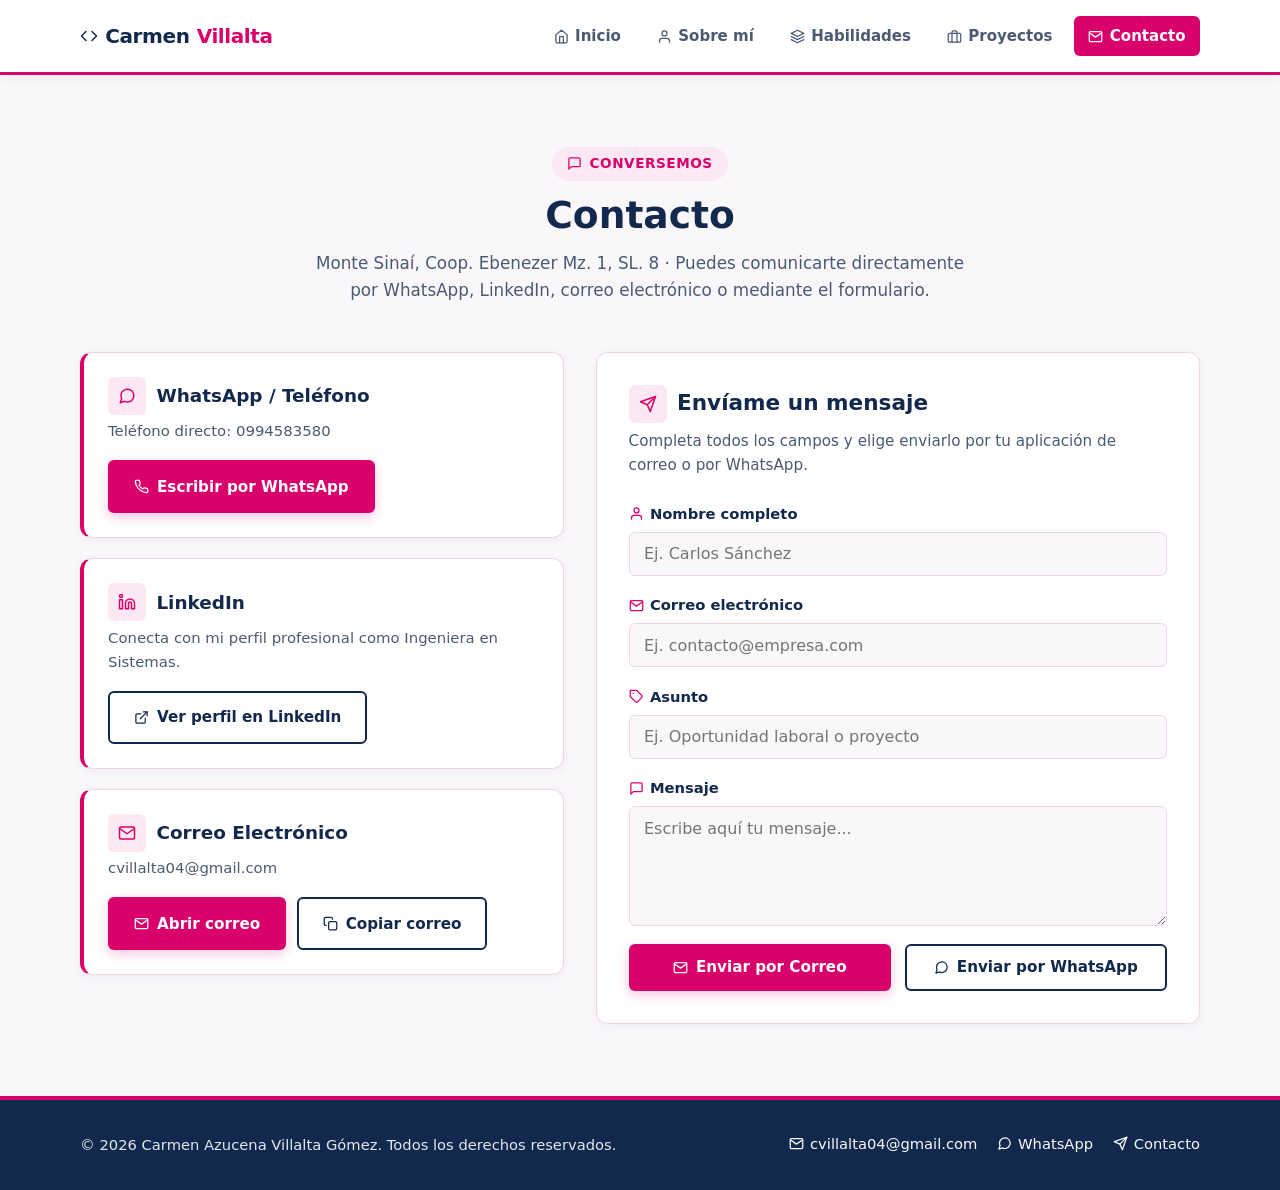
<file: contact.html>
<!DOCTYPE html>
<html lang="es">
<head>
  <meta charset="UTF-8">
  <meta name="viewport" content="width=device-width, initial-scale=1.0">
  <title>Contacto | Carmen Azucena Villalta Gómez</title>
  <!-- Hojas de estilo: global primero, páginas después -->
  <link rel="stylesheet" href="css/global.css">
  <link rel="stylesheet" href="css/pages.css">
</head>
<body>
  <!-- Encabezado compartido en las 5 páginas -->
  <header class="site-header">
    <nav class="navbar container" aria-label="Navegación principal">
      <a href="index.html" class="logo">
        <svg class="icon" viewBox="0 0 24 24" aria-hidden="true">
          <polyline points="16 18 22 12 16 6"></polyline>
          <polyline points="8 6 2 12 8 18"></polyline>
        </svg>
        Carmen<span>Villalta</span>
      </a>

      <button
        class="menu-toggle"
        id="menu-toggle"
        type="button"
        aria-label="Abrir menú de navegación"
        aria-expanded="false"
        aria-controls="nav-menu"
      >
        <span class="menu-toggle-bar"></span>
        <span class="menu-toggle-bar"></span>
        <span class="menu-toggle-bar"></span>
      </button>

      <ul class="nav-menu" id="nav-menu">
        <li>
          <a href="index.html" class="nav-link">
            <svg class="icon icon-sm" viewBox="0 0 24 24" aria-hidden="true">
              <path d="M3 9l9-7 9 7v11a2 2 0 0 1-2 2H5a2 2 0 0 1-2-2z"></path>
              <polyline points="9 22 9 12 15 12 15 22"></polyline>
            </svg>
            Inicio
          </a>
        </li>
        <li>
          <a href="about.html" class="nav-link">
            <svg class="icon icon-sm" viewBox="0 0 24 24" aria-hidden="true">
              <path d="M20 21v-2a4 4 0 0 0-4-4H8a4 4 0 0 0-4 4v2"></path>
              <circle cx="12" cy="7" r="4"></circle>
            </svg>
            Sobre mí
          </a>
        </li>
        <li>
          <a href="skills.html" class="nav-link">
            <svg class="icon icon-sm" viewBox="0 0 24 24" aria-hidden="true">
              <polygon points="12 2 2 7 12 12 22 7 12 2"></polygon>
              <polyline points="2 17 12 22 22 17"></polyline>
              <polyline points="2 12 12 17 22 12"></polyline>
            </svg>
            Habilidades
          </a>
        </li>
        <li>
          <a href="projects.html" class="nav-link">
            <svg class="icon icon-sm" viewBox="0 0 24 24" aria-hidden="true">
              <rect x="2" y="7" width="20" height="14" rx="2" ry="2"></rect>
              <path d="M16 21V5a2 2 0 0 0-2-2h-4a2 2 0 0 0-2 2v16"></path>
            </svg>
            Proyectos
          </a>
        </li>
        <li>
          <a href="contact.html" class="nav-link">
            <svg class="icon icon-sm" viewBox="0 0 24 24" aria-hidden="true">
              <path d="M4 4h16c1.1 0 2 .9 2 2v12c0 1.1-.9 2-2 2H4c-1.1 0-2-.9-2-2V6c0-1.1.9-2 2-2z"></path>
              <polyline points="22,6 12,13 2,6"></polyline>
            </svg>
            Contacto
          </a>
        </li>
      </ul>
    </nav>
  </header>

  <!-- Contenido principal exclusivo de Contacto -->
  <main>
    <section class="section container">
      <div class="section-header">
        <span class="section-tag">
          <svg class="icon icon-sm" viewBox="0 0 24 24" aria-hidden="true">
            <path d="M21 15a2 2 0 0 1-2 2H7l-4 4V5a2 2 0 0 1 2-2h14a2 2 0 0 1 2 2z"></path>
          </svg>
          Conversemos
        </span>
        <h1 class="section-title">Contacto</h1>
        <p class="section-subtitle">
          Monte Sinaí, Coop. Ebenezer Mz. 1, SL. 8 · Puedes comunicarte directamente por
          WhatsApp, LinkedIn, correo electrónico o mediante el formulario.
        </p>
      </div>

      <div class="contact-grid">
        <!-- Columna izquierda: 3 canales de contacto directo -->
        <div class="contact-channels">
          <article class="channel-card">
            <h2 class="heading-with-icon">
              <span class="icon-badge" aria-hidden="true">
                <svg class="icon" viewBox="0 0 24 24">
                  <path d="M21 11.5a8.38 8.38 0 0 1-.9 3.8 8.5 8.5 0 0 1-7.6 4.7 8.38 8.38 0 0 1-3.8-.9L3 21l1.9-5.7a8.38 8.38 0 0 1-.9-3.8 8.5 8.5 0 0 1 4.7-7.6 8.38 8.38 0 0 1 3.8-.9h.5a8.48 8.48 0 0 1 8 8v.5z"></path>
                </svg>
              </span>
              WhatsApp / Teléfono
            </h2>
            <p>Teléfono directo: 0994583580</p>
            <div class="channel-actions">
              <a
                href="https://wa.me/593994583580?text=Hola%20Carmen%2C%20vi%20tu%20portafolio%20profesional%20y%20me%20gustar%C3%ADa%20contactarte."
                class="btn btn-primary"
                target="_blank"
                rel="noopener noreferrer"
              >
                <svg class="icon icon-sm" viewBox="0 0 24 24" aria-hidden="true">
                  <path d="M22 16.92v3a2 2 0 0 1-2.18 2 19.79 19.79 0 0 1-8.63-3.07 19.5 19.5 0 0 1-6-6 19.79 19.79 0 0 1-3.07-8.67A2 2 0 0 1 4.11 2h3a2 2 0 0 1 2 1.72 12.84 12.84 0 0 0 .7 2.81 2 2 0 0 1-.45 2.11L8.09 9.91a16 16 0 0 0 6 6l1.27-1.27a2 2 0 0 1 2.11-.45 12.84 12.84 0 0 0 2.81.7A2 2 0 0 1 22 16.92z"></path>
                </svg>
                Escribir por WhatsApp
              </a>
            </div>
          </article>

          <article class="channel-card">
            <h2 class="heading-with-icon">
              <span class="icon-badge" aria-hidden="true">
                <svg class="icon" viewBox="0 0 24 24">
                  <path d="M16 8a6 6 0 0 1 6 6v7h-4v-7a2 2 0 0 0-2-2 2 2 0 0 0-2 2v7h-4v-7a6 6 0 0 1 6-6z"></path>
                  <rect x="2" y="9" width="4" height="12"></rect>
                  <circle cx="4" cy="4" r="2"></circle>
                </svg>
              </span>
              LinkedIn
            </h2>
            <p>Conecta con mi perfil profesional como Ingeniera en Sistemas.</p>
            <div class="channel-actions">
              <a
                href="https://www.linkedin.com/"
                class="btn btn-outline"
                target="_blank"
                rel="noopener noreferrer"
              >
                <svg class="icon icon-sm" viewBox="0 0 24 24" aria-hidden="true">
                  <path d="M18 13v6a2 2 0 0 1-2 2H5a2 2 0 0 1-2-2V8a2 2 0 0 1 2-2h6"></path>
                  <polyline points="15 3 21 3 21 9"></polyline>
                  <line x1="10" y1="14" x2="21" y2="3"></line>
                </svg>
                Ver perfil en LinkedIn
              </a>
            </div>
          </article>

          <article class="channel-card">
            <h2 class="heading-with-icon">
              <span class="icon-badge" aria-hidden="true">
                <svg class="icon" viewBox="0 0 24 24">
                  <path d="M4 4h16c1.1 0 2 .9 2 2v12c0 1.1-.9 2-2 2H4c-1.1 0-2-.9-2-2V6c0-1.1.9-2 2-2z"></path>
                  <polyline points="22,6 12,13 2,6"></polyline>
                </svg>
              </span>
              Correo Electrónico
            </h2>
            <p>cvillalta04@gmail.com</p>
            <div class="channel-actions">
              <a href="mailto:cvillalta04@gmail.com" class="btn btn-primary">
                <svg class="icon icon-sm" viewBox="0 0 24 24" aria-hidden="true">
                  <path d="M4 4h16c1.1 0 2 .9 2 2v12c0 1.1-.9 2-2 2H4c-1.1 0-2-.9-2-2V6c0-1.1.9-2 2-2z"></path>
                  <polyline points="22,6 12,13 2,6"></polyline>
                </svg>
                Abrir correo
              </a>
              <button type="button" class="btn btn-outline" id="copy-email-btn">
                <svg class="icon icon-sm" viewBox="0 0 24 24" aria-hidden="true">
                  <rect x="9" y="9" width="13" height="13" rx="2" ry="2"></rect>
                  <path d="M5 15H4a2 2 0 0 1-2-2V4a2 2 0 0 1 2-2h9a2 2 0 0 1 2 2v1"></path>
                </svg>
                <span class="btn-label">Copiar correo</span>
              </button>
            </div>
          </article>
        </div>

        <!-- Columna derecha: Formulario validado sin backend -->
        <article class="contact-form-card">
          <h2 class="heading-with-icon">
            <span class="icon-badge" aria-hidden="true">
              <svg class="icon" viewBox="0 0 24 24">
                <line x1="22" y1="2" x2="11" y2="13"></line>
                <polygon points="22 2 15 22 11 13 2 9 22 2"></polygon>
              </svg>
            </span>
            Envíame un mensaje
          </h2>
          <p class="contact-form-intro">
            Completa todos los campos y elige enviarlo por tu aplicación de correo o por WhatsApp.
          </p>

          <form id="contact-form" novalidate>
            <div class="form-group">
              <label for="name">
                <svg class="icon icon-sm" viewBox="0 0 24 24" aria-hidden="true">
                  <path d="M20 21v-2a4 4 0 0 0-4-4H8a4 4 0 0 0-4 4v2"></path>
                  <circle cx="12" cy="7" r="4"></circle>
                </svg>
                Nombre completo
              </label>
              <input
                type="text"
                id="name"
                name="name"
                placeholder="Ej. Carlos Sánchez"
                required
              >
            </div>

            <div class="form-group">
              <label for="email">
                <svg class="icon icon-sm" viewBox="0 0 24 24" aria-hidden="true">
                  <path d="M4 4h16c1.1 0 2 .9 2 2v12c0 1.1-.9 2-2 2H4c-1.1 0-2-.9-2-2V6c0-1.1.9-2 2-2z"></path>
                  <polyline points="22,6 12,13 2,6"></polyline>
                </svg>
                Correo electrónico
              </label>
              <input
                type="email"
                id="email"
                name="email"
                placeholder="Ej. contacto@empresa.com"
                required
              >
            </div>

            <div class="form-group">
              <label for="subject">
                <svg class="icon icon-sm" viewBox="0 0 24 24" aria-hidden="true">
                  <path d="M20.59 13.41l-7.17 7.17a2 2 0 0 1-2.83 0L2 12V2h10l8.59 8.59a2 2 0 0 1 0 2.82z"></path>
                  <line x1="7" y1="7" x2="7.01" y2="7"></line>
                </svg>
                Asunto
              </label>
              <input
                type="text"
                id="subject"
                name="subject"
                placeholder="Ej. Oportunidad laboral o proyecto"
                required
              >
            </div>

            <div class="form-group">
              <label for="message">
                <svg class="icon icon-sm" viewBox="0 0 24 24" aria-hidden="true">
                  <path d="M21 15a2 2 0 0 1-2 2H7l-4 4V5a2 2 0 0 1 2-2h14a2 2 0 0 1 2 2z"></path>
                </svg>
                Mensaje
              </label>
              <textarea
                id="message"
                name="message"
                placeholder="Escribe aquí tu mensaje..."
                required
              ></textarea>
            </div>

            <!-- Contenedor de mensajes de validación o éxito -->
            <div id="form-feedback" class="form-feedback" aria-live="polite"></div>

            <div class="form-actions">
              <button type="submit" class="btn btn-primary">
                <svg class="icon icon-sm" viewBox="0 0 24 24" aria-hidden="true">
                  <path d="M4 4h16c1.1 0 2 .9 2 2v12c0 1.1-.9 2-2 2H4c-1.1 0-2-.9-2-2V6c0-1.1.9-2 2-2z"></path>
                  <polyline points="22,6 12,13 2,6"></polyline>
                </svg>
                Enviar por Correo
              </button>
              <button type="button" id="send-whatsapp-btn" class="btn btn-outline">
                <svg class="icon icon-sm" viewBox="0 0 24 24" aria-hidden="true">
                  <path d="M21 11.5a8.38 8.38 0 0 1-.9 3.8 8.5 8.5 0 0 1-7.6 4.7 8.38 8.38 0 0 1-3.8-.9L3 21l1.9-5.7a8.38 8.38 0 0 1-.9-3.8 8.5 8.5 0 0 1 4.7-7.6 8.38 8.38 0 0 1 3.8-.9h.5a8.48 8.48 0 0 1 8 8v.5z"></path>
                </svg>
                Enviar por WhatsApp
              </button>
            </div>
          </form>
        </article>
      </div>
    </section>
  </main>

  <!-- Pie de página compartido en las 5 páginas -->
  <footer class="site-footer">
    <div class="container footer-content">
      <p class="footer-copy">
        &copy; <span id="current-year"></span> Carmen Azucena Villalta Gómez. Todos los derechos reservados.
      </p>
      <ul class="footer-links">
        <li>
          <a href="mailto:cvillalta04@gmail.com">
            <svg class="icon icon-sm" viewBox="0 0 24 24" aria-hidden="true">
              <path d="M4 4h16c1.1 0 2 .9 2 2v12c0 1.1-.9 2-2 2H4c-1.1 0-2-.9-2-2V6c0-1.1.9-2 2-2z"></path>
              <polyline points="22,6 12,13 2,6"></polyline>
            </svg>
            cvillalta04@gmail.com
          </a>
        </li>
        <li>
          <a href="https://wa.me/593994583580" target="_blank" rel="noopener noreferrer">
            <svg class="icon icon-sm" viewBox="0 0 24 24" aria-hidden="true">
              <path d="M21 11.5a8.38 8.38 0 0 1-.9 3.8 8.5 8.5 0 0 1-7.6 4.7 8.38 8.38 0 0 1-3.8-.9L3 21l1.9-5.7a8.38 8.38 0 0 1-.9-3.8 8.5 8.5 0 0 1 4.7-7.6 8.38 8.38 0 0 1 3.8-.9h.5a8.48 8.48 0 0 1 8 8v.5z"></path>
            </svg>
            WhatsApp
          </a>
        </li>
        <li>
          <a href="contact.html">
            <svg class="icon icon-sm" viewBox="0 0 24 24" aria-hidden="true">
              <line x1="22" y1="2" x2="11" y2="13"></line>
              <polygon points="22 2 15 22 11 13 2 9 22 2"></polygon>
            </svg>
            Contacto
          </a>
        </li>
      </ul>
    </div>
  </footer>

  <!-- Scripts: main.js en todas las páginas, contact.js solo aquí -->
  <script src="js/main.js"></script>
  <script src="js/contact.js"></script>
</body>
</html>
</file>
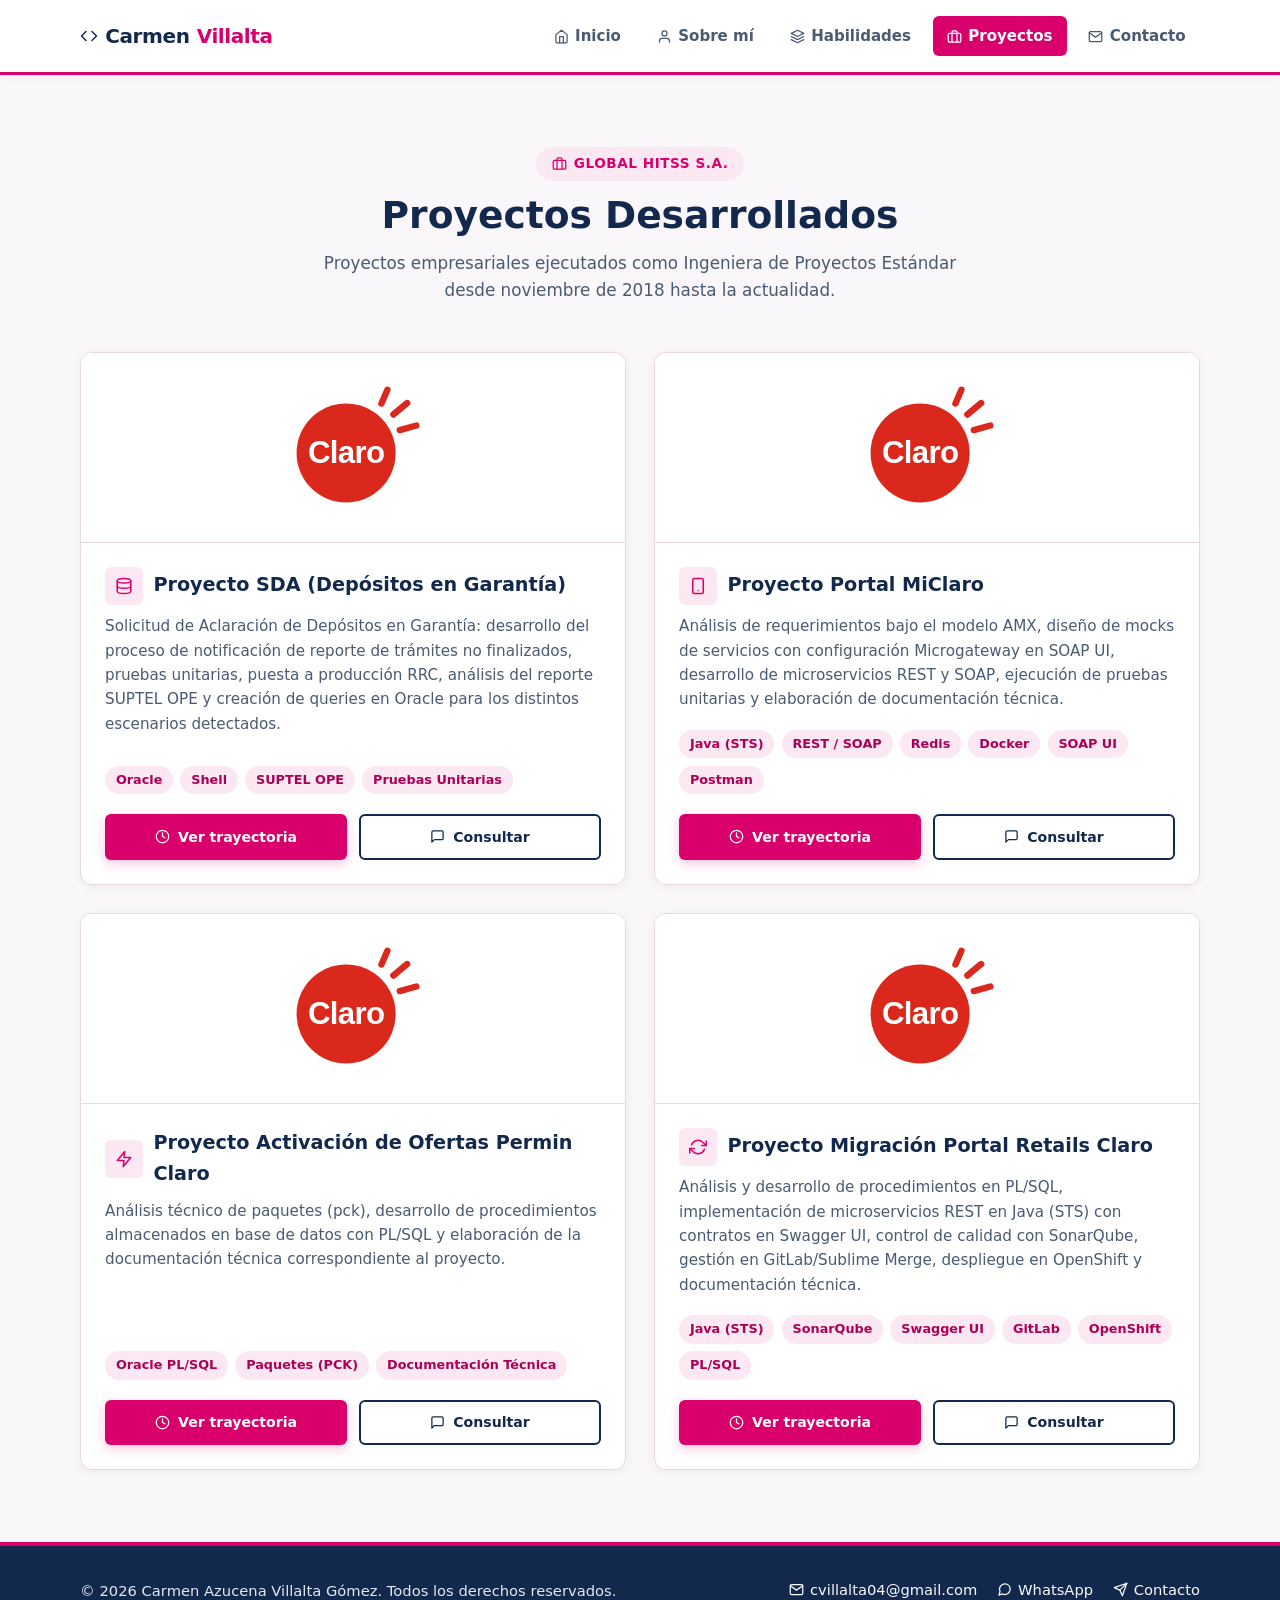
<file: projects.html>
<!DOCTYPE html>
<html lang="es">
<head>
  <meta charset="UTF-8">
  <meta name="viewport" content="width=device-width, initial-scale=1.0">
  <title>Proyectos | Carmen Azucena Villalta Gómez</title>
  <!-- Hojas de estilo: global primero, páginas después -->
  <link rel="stylesheet" href="css/global.css">
  <link rel="stylesheet" href="css/pages.css">
</head>
<body>
  <!-- Encabezado compartido en las 5 páginas -->
  <header class="site-header">
    <nav class="navbar container" aria-label="Navegación principal">
      <a href="index.html" class="logo">
        <svg class="icon" viewBox="0 0 24 24" aria-hidden="true">
          <polyline points="16 18 22 12 16 6"></polyline>
          <polyline points="8 6 2 12 8 18"></polyline>
        </svg>
        Carmen<span>Villalta</span>
      </a>

      <button
        class="menu-toggle"
        id="menu-toggle"
        type="button"
        aria-label="Abrir menú de navegación"
        aria-expanded="false"
        aria-controls="nav-menu"
      >
        <span class="menu-toggle-bar"></span>
        <span class="menu-toggle-bar"></span>
        <span class="menu-toggle-bar"></span>
      </button>

      <ul class="nav-menu" id="nav-menu">
        <li>
          <a href="index.html" class="nav-link">
            <svg class="icon icon-sm" viewBox="0 0 24 24" aria-hidden="true">
              <path d="M3 9l9-7 9 7v11a2 2 0 0 1-2 2H5a2 2 0 0 1-2-2z"></path>
              <polyline points="9 22 9 12 15 12 15 22"></polyline>
            </svg>
            Inicio
          </a>
        </li>
        <li>
          <a href="about.html" class="nav-link">
            <svg class="icon icon-sm" viewBox="0 0 24 24" aria-hidden="true">
              <path d="M20 21v-2a4 4 0 0 0-4-4H8a4 4 0 0 0-4 4v2"></path>
              <circle cx="12" cy="7" r="4"></circle>
            </svg>
            Sobre mí
          </a>
        </li>
        <li>
          <a href="skills.html" class="nav-link">
            <svg class="icon icon-sm" viewBox="0 0 24 24" aria-hidden="true">
              <polygon points="12 2 2 7 12 12 22 7 12 2"></polygon>
              <polyline points="2 17 12 22 22 17"></polyline>
              <polyline points="2 12 12 17 22 12"></polyline>
            </svg>
            Habilidades
          </a>
        </li>
        <li>
          <a href="projects.html" class="nav-link">
            <svg class="icon icon-sm" viewBox="0 0 24 24" aria-hidden="true">
              <rect x="2" y="7" width="20" height="14" rx="2" ry="2"></rect>
              <path d="M16 21V5a2 2 0 0 0-2-2h-4a2 2 0 0 0-2 2v16"></path>
            </svg>
            Proyectos
          </a>
        </li>
        <li>
          <a href="contact.html" class="nav-link">
            <svg class="icon icon-sm" viewBox="0 0 24 24" aria-hidden="true">
              <path d="M4 4h16c1.1 0 2 .9 2 2v12c0 1.1-.9 2-2 2H4c-1.1 0-2-.9-2-2V6c0-1.1.9-2 2-2z"></path>
              <polyline points="22,6 12,13 2,6"></polyline>
            </svg>
            Contacto
          </a>
        </li>
      </ul>
    </nav>
  </header>

  <!-- Contenido principal exclusivo de Proyectos -->
  <main>
    <section class="section container">
      <div class="section-header">
        <span class="section-tag">
          <svg class="icon icon-sm" viewBox="0 0 24 24" aria-hidden="true">
            <rect x="2" y="7" width="20" height="14" rx="2" ry="2"></rect>
            <path d="M16 21V5a2 2 0 0 0-2-2h-4a2 2 0 0 0-2 2v16"></path>
          </svg>
          Global Hitss S.A.
        </span>
        <h1 class="section-title">Proyectos Desarrollados</h1>
        <p class="section-subtitle">
          Proyectos empresariales ejecutados como Ingeniera de Proyectos Estándar desde
          noviembre de 2018 hasta la actualidad.
        </p>
      </div>

      <div class="projects-grid">
        <!-- Proyecto 1: SDA -->
        <article class="project-card">
          <img
            src="assets/img/claro-logo.svg"
            alt="Logo de Claro - Proyecto SDA (Depósitos en Garantía)"
            class="project-img"
            width="640"
            height="360"
          >
          <div class="project-body">
            <h2 class="heading-with-icon">
              <span class="icon-badge" aria-hidden="true">
                <svg class="icon" viewBox="0 0 24 24">
                  <ellipse cx="12" cy="5" rx="9" ry="3"></ellipse>
                  <path d="M21 12c0 1.66-4 3-9 3s-9-1.34-9-3"></path>
                  <path d="M3 5v14c0 1.66 4 3 9 3s9-1.34 9-3V5"></path>
                </svg>
              </span>
              Proyecto SDA (Depósitos en Garantía)
            </h2>
            <p>
              Solicitud de Aclaración de Depósitos en Garantía: desarrollo del proceso de
              notificación de reporte de trámites no finalizados, pruebas unitarias, puesta
              a producción RRC, análisis del reporte SUPTEL OPE y creación de queries en
              Oracle para los distintos escenarios detectados.
            </p>
            <div class="project-tags">
              <span class="badge">Oracle</span>
              <span class="badge">Shell</span>
              <span class="badge">SUPTEL OPE</span>
              <span class="badge">Pruebas Unitarias</span>
            </div>
            <div class="project-links">
              <a href="about.html#experiencia" class="btn btn-primary">
                <svg class="icon icon-sm" viewBox="0 0 24 24" aria-hidden="true">
                  <circle cx="12" cy="12" r="10"></circle>
                  <polyline points="12 6 12 12 16 14"></polyline>
                </svg>
                Ver trayectoria
              </a>
              <a href="contact.html" class="btn btn-outline">
                <svg class="icon icon-sm" viewBox="0 0 24 24" aria-hidden="true">
                  <path d="M21 15a2 2 0 0 1-2 2H7l-4 4V5a2 2 0 0 1 2-2h14a2 2 0 0 1 2 2z"></path>
                </svg>
                Consultar
              </a>
            </div>
          </div>
        </article>

        <!-- Proyecto 2: PORTAL MICLARO -->
        <article class="project-card">
          <img
            src="assets/img/claro-logo.svg"
            alt="Logo de Claro - Proyecto Portal MiClaro"
            class="project-img"
            width="640"
            height="360"
          >
          <div class="project-body">
            <h2 class="heading-with-icon">
              <span class="icon-badge" aria-hidden="true">
                <svg class="icon" viewBox="0 0 24 24">
                  <rect x="5" y="2" width="14" height="20" rx="2" ry="2"></rect>
                  <line x1="12" y1="18" x2="12.01" y2="18"></line>
                </svg>
              </span>
              Proyecto Portal MiClaro
            </h2>
            <p>
              Análisis de requerimientos bajo el modelo AMX, diseño de mocks de servicios
              con configuración Microgateway en SOAP UI, desarrollo de microservicios REST y
              SOAP, ejecución de pruebas unitarias y elaboración de documentación técnica.
            </p>
            <div class="project-tags">
              <span class="badge">Java (STS)</span>
              <span class="badge">REST / SOAP</span>
              <span class="badge">Redis</span>
              <span class="badge">Docker</span>
              <span class="badge">SOAP UI</span>
              <span class="badge">Postman</span>
            </div>
            <div class="project-links">
              <a href="about.html#experiencia" class="btn btn-primary">
                <svg class="icon icon-sm" viewBox="0 0 24 24" aria-hidden="true">
                  <circle cx="12" cy="12" r="10"></circle>
                  <polyline points="12 6 12 12 16 14"></polyline>
                </svg>
                Ver trayectoria
              </a>
              <a href="contact.html" class="btn btn-outline">
                <svg class="icon icon-sm" viewBox="0 0 24 24" aria-hidden="true">
                  <path d="M21 15a2 2 0 0 1-2 2H7l-4 4V5a2 2 0 0 1 2-2h14a2 2 0 0 1 2 2z"></path>
                </svg>
                Consultar
              </a>
            </div>
          </div>
        </article>

        <!-- Proyecto 3: ACTIVACIÓN DE OFERTAS PERMIN CLARO -->
        <article class="project-card">
          <img
            src="assets/img/claro-logo.svg"
            alt="Logo de Claro - Proyecto Activación de Ofertas Permin Claro"
            class="project-img"
            width="640"
            height="360"
          >
          <div class="project-body">
            <h2 class="heading-with-icon">
              <span class="icon-badge" aria-hidden="true">
                <svg class="icon" viewBox="0 0 24 24">
                  <polygon points="13 2 3 14 12 14 11 22 21 10 12 10 13 2"></polygon>
                </svg>
              </span>
              Proyecto Activación de Ofertas Permin Claro
            </h2>
            <p>
              Análisis técnico de paquetes (pck), desarrollo de procedimientos almacenados
              en base de datos con PL/SQL y elaboración de la documentación técnica
              correspondiente al proyecto.
            </p>
            <div class="project-tags">
              <span class="badge">Oracle PL/SQL</span>
              <span class="badge">Paquetes (PCK)</span>
              <span class="badge">Documentación Técnica</span>
            </div>
            <div class="project-links">
              <a href="about.html#experiencia" class="btn btn-primary">
                <svg class="icon icon-sm" viewBox="0 0 24 24" aria-hidden="true">
                  <circle cx="12" cy="12" r="10"></circle>
                  <polyline points="12 6 12 12 16 14"></polyline>
                </svg>
                Ver trayectoria
              </a>
              <a href="contact.html" class="btn btn-outline">
                <svg class="icon icon-sm" viewBox="0 0 24 24" aria-hidden="true">
                  <path d="M21 15a2 2 0 0 1-2 2H7l-4 4V5a2 2 0 0 1 2-2h14a2 2 0 0 1 2 2z"></path>
                </svg>
                Consultar
              </a>
            </div>
          </div>
        </article>

        <!-- Proyecto 4: MIGRACIÓN PORTAL RETAILS CLARO -->
        <article class="project-card">
          <img
            src="assets/img/claro-logo.svg"
            alt="Logo de Claro - Proyecto Migración Portal Retails Claro"
            class="project-img"
            width="640"
            height="360"
          >
          <div class="project-body">
            <h2 class="heading-with-icon">
              <span class="icon-badge" aria-hidden="true">
                <svg class="icon" viewBox="0 0 24 24">
                  <polyline points="23 4 23 10 17 10"></polyline>
                  <polyline points="1 20 1 14 7 14"></polyline>
                  <path d="M3.51 9a9 9 0 0 1 14.85-3.36L23 10M1 14l4.64 4.36A9 9 0 0 0 20.49 15"></path>
                </svg>
              </span>
              Proyecto Migración Portal Retails Claro
            </h2>
            <p>
              Análisis y desarrollo de procedimientos en PL/SQL, implementación de
              microservicios REST en Java (STS) con contratos en Swagger UI, control de
              calidad con SonarQube, gestión en GitLab/Sublime Merge, despliegue en
              OpenShift y documentación técnica.
            </p>
            <div class="project-tags">
              <span class="badge">Java (STS)</span>
              <span class="badge">SonarQube</span>
              <span class="badge">Swagger UI</span>
              <span class="badge">GitLab</span>
              <span class="badge">OpenShift</span>
              <span class="badge">PL/SQL</span>
            </div>
            <div class="project-links">
              <a href="about.html#experiencia" class="btn btn-primary">
                <svg class="icon icon-sm" viewBox="0 0 24 24" aria-hidden="true">
                  <circle cx="12" cy="12" r="10"></circle>
                  <polyline points="12 6 12 12 16 14"></polyline>
                </svg>
                Ver trayectoria
              </a>
              <a href="contact.html" class="btn btn-outline">
                <svg class="icon icon-sm" viewBox="0 0 24 24" aria-hidden="true">
                  <path d="M21 15a2 2 0 0 1-2 2H7l-4 4V5a2 2 0 0 1 2-2h14a2 2 0 0 1 2 2z"></path>
                </svg>
                Consultar
              </a>
            </div>
          </div>
        </article>
      </div>
    </section>
  </main>

  <!-- Pie de página compartido en las 5 páginas -->
  <footer class="site-footer">
    <div class="container footer-content">
      <p class="footer-copy">
        &copy; <span id="current-year"></span> Carmen Azucena Villalta Gómez. Todos los derechos reservados.
      </p>
      <ul class="footer-links">
        <li>
          <a href="mailto:cvillalta04@gmail.com">
            <svg class="icon icon-sm" viewBox="0 0 24 24" aria-hidden="true">
              <path d="M4 4h16c1.1 0 2 .9 2 2v12c0 1.1-.9 2-2 2H4c-1.1 0-2-.9-2-2V6c0-1.1.9-2 2-2z"></path>
              <polyline points="22,6 12,13 2,6"></polyline>
            </svg>
            cvillalta04@gmail.com
          </a>
        </li>
        <li>
          <a href="https://wa.me/593994583580" target="_blank" rel="noopener noreferrer">
            <svg class="icon icon-sm" viewBox="0 0 24 24" aria-hidden="true">
              <path d="M21 11.5a8.38 8.38 0 0 1-.9 3.8 8.5 8.5 0 0 1-7.6 4.7 8.38 8.38 0 0 1-3.8-.9L3 21l1.9-5.7a8.38 8.38 0 0 1-.9-3.8 8.5 8.5 0 0 1 4.7-7.6 8.38 8.38 0 0 1 3.8-.9h.5a8.48 8.48 0 0 1 8 8v.5z"></path>
            </svg>
            WhatsApp
          </a>
        </li>
        <li>
          <a href="contact.html">
            <svg class="icon icon-sm" viewBox="0 0 24 24" aria-hidden="true">
              <line x1="22" y1="2" x2="11" y2="13"></line>
              <polygon points="22 2 15 22 11 13 2 9 22 2"></polygon>
            </svg>
            Contacto
          </a>
        </li>
      </ul>
    </div>
  </footer>

  <!-- Script global -->
  <script src="js/main.js"></script>
</body>
</html>
</file>
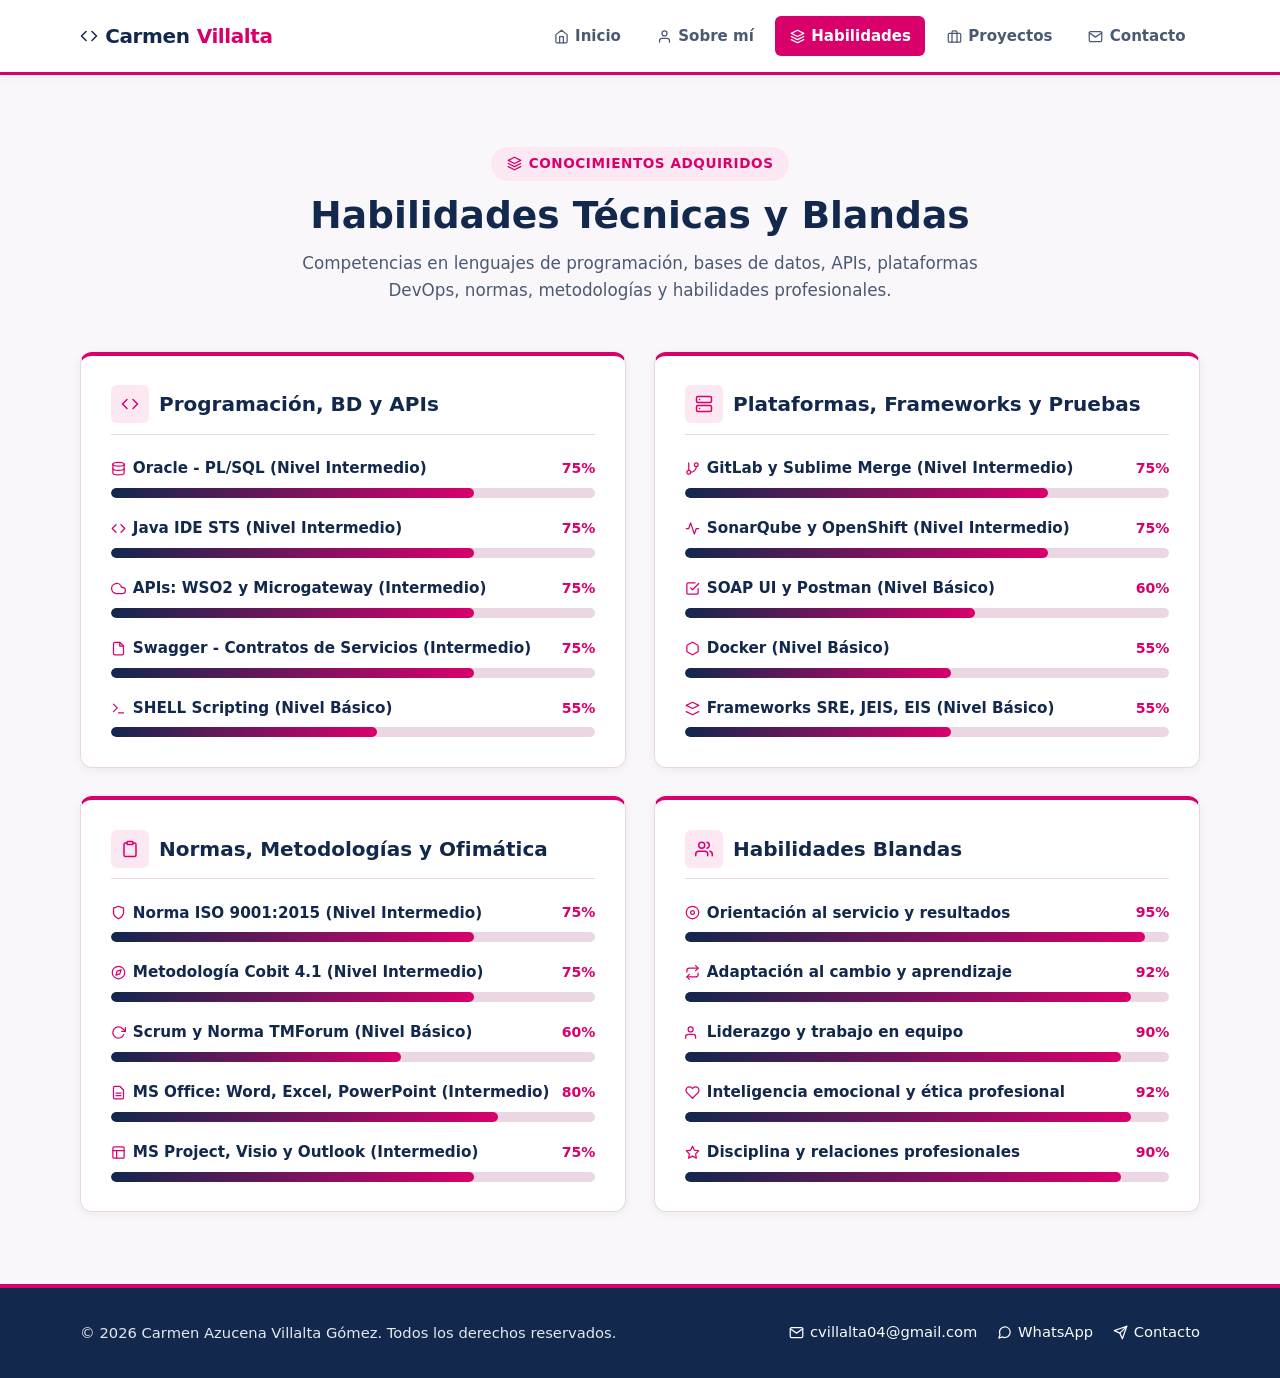
<file: skills.html>
<!DOCTYPE html>
<html lang="es">
<head>
  <meta charset="UTF-8">
  <meta name="viewport" content="width=device-width, initial-scale=1.0">
  <title>Habilidades | Carmen Azucena Villalta Gómez</title>
  <!-- Hojas de estilo: global primero, páginas después -->
  <link rel="stylesheet" href="css/global.css">
  <link rel="stylesheet" href="css/pages.css">
</head>
<body>
  <!-- Encabezado compartido en las 5 páginas -->
  <header class="site-header">
    <nav class="navbar container" aria-label="Navegación principal">
      <a href="index.html" class="logo">
        <svg class="icon" viewBox="0 0 24 24" aria-hidden="true">
          <polyline points="16 18 22 12 16 6"></polyline>
          <polyline points="8 6 2 12 8 18"></polyline>
        </svg>
        Carmen<span>Villalta</span>
      </a>

      <button
        class="menu-toggle"
        id="menu-toggle"
        type="button"
        aria-label="Abrir menú de navegación"
        aria-expanded="false"
        aria-controls="nav-menu"
      >
        <span class="menu-toggle-bar"></span>
        <span class="menu-toggle-bar"></span>
        <span class="menu-toggle-bar"></span>
      </button>

      <ul class="nav-menu" id="nav-menu">
        <li>
          <a href="index.html" class="nav-link">
            <svg class="icon icon-sm" viewBox="0 0 24 24" aria-hidden="true">
              <path d="M3 9l9-7 9 7v11a2 2 0 0 1-2 2H5a2 2 0 0 1-2-2z"></path>
              <polyline points="9 22 9 12 15 12 15 22"></polyline>
            </svg>
            Inicio
          </a>
        </li>
        <li>
          <a href="about.html" class="nav-link">
            <svg class="icon icon-sm" viewBox="0 0 24 24" aria-hidden="true">
              <path d="M20 21v-2a4 4 0 0 0-4-4H8a4 4 0 0 0-4 4v2"></path>
              <circle cx="12" cy="7" r="4"></circle>
            </svg>
            Sobre mí
          </a>
        </li>
        <li>
          <a href="skills.html" class="nav-link">
            <svg class="icon icon-sm" viewBox="0 0 24 24" aria-hidden="true">
              <polygon points="12 2 2 7 12 12 22 7 12 2"></polygon>
              <polyline points="2 17 12 22 22 17"></polyline>
              <polyline points="2 12 12 17 22 12"></polyline>
            </svg>
            Habilidades
          </a>
        </li>
        <li>
          <a href="projects.html" class="nav-link">
            <svg class="icon icon-sm" viewBox="0 0 24 24" aria-hidden="true">
              <rect x="2" y="7" width="20" height="14" rx="2" ry="2"></rect>
              <path d="M16 21V5a2 2 0 0 0-2-2h-4a2 2 0 0 0-2 2v16"></path>
            </svg>
            Proyectos
          </a>
        </li>
        <li>
          <a href="contact.html" class="nav-link">
            <svg class="icon icon-sm" viewBox="0 0 24 24" aria-hidden="true">
              <path d="M4 4h16c1.1 0 2 .9 2 2v12c0 1.1-.9 2-2 2H4c-1.1 0-2-.9-2-2V6c0-1.1.9-2 2-2z"></path>
              <polyline points="22,6 12,13 2,6"></polyline>
            </svg>
            Contacto
          </a>
        </li>
      </ul>
    </nav>
  </header>

  <!-- Contenido principal exclusivo de Habilidades -->
  <main>
    <section class="section container">
      <div class="section-header">
        <span class="section-tag">
          <svg class="icon icon-sm" viewBox="0 0 24 24" aria-hidden="true">
            <polygon points="12 2 2 7 12 12 22 7 12 2"></polygon>
            <polyline points="2 17 12 22 22 17"></polyline>
            <polyline points="2 12 12 17 22 12"></polyline>
          </svg>
          Conocimientos Adquiridos
        </span>
        <h1 class="section-title">Habilidades Técnicas y Blandas</h1>
        <p class="section-subtitle">
          Competencias en lenguajes de programación, bases de datos, APIs, plataformas
          DevOps, normas, metodologías y habilidades profesionales.
        </p>
      </div>

      <div class="skills-grid">
        <!-- Categoría 1: Lenguajes, Base de Datos y APIs -->
        <article class="skill-category">
          <h2 class="heading-with-icon">
            <span class="icon-badge" aria-hidden="true">
              <svg class="icon" viewBox="0 0 24 24">
                <polyline points="16 18 22 12 16 6"></polyline>
                <polyline points="8 6 2 12 8 18"></polyline>
              </svg>
            </span>
            Programación, BD y APIs
          </h2>
          <div class="skill-list">
            <div class="skill-item">
              <div class="skill-header">
                <span class="skill-name">
                  <svg class="icon icon-sm" viewBox="0 0 24 24" aria-hidden="true"><ellipse cx="12" cy="5" rx="9" ry="3"></ellipse><path d="M21 12c0 1.66-4 3-9 3s-9-1.34-9-3"></path><path d="M3 5v14c0 1.66 4 3 9 3s9-1.34 9-3V5"></path></svg>
                  Oracle - PL/SQL (Nivel Intermedio)
                </span>
                <span class="skill-percent">75%</span>
              </div>
              <div class="progress-bar">
                <div class="progress-fill" style="width: 75%;"></div>
              </div>
            </div>

            <div class="skill-item">
              <div class="skill-header">
                <span class="skill-name">
                  <svg class="icon icon-sm" viewBox="0 0 24 24" aria-hidden="true"><polyline points="16 18 22 12 16 6"></polyline><polyline points="8 6 2 12 8 18"></polyline></svg>
                  Java IDE STS (Nivel Intermedio)
                </span>
                <span class="skill-percent">75%</span>
              </div>
              <div class="progress-bar">
                <div class="progress-fill" style="width: 75%;"></div>
              </div>
            </div>

            <div class="skill-item">
              <div class="skill-header">
                <span class="skill-name">
                  <svg class="icon icon-sm" viewBox="0 0 24 24" aria-hidden="true"><path d="M18 10h-1.26A8 8 0 1 0 9 20h9a5 5 0 0 0 0-10z"></path></svg>
                  APIs: WSO2 y Microgateway (Intermedio)
                </span>
                <span class="skill-percent">75%</span>
              </div>
              <div class="progress-bar">
                <div class="progress-fill" style="width: 75%;"></div>
              </div>
            </div>

            <div class="skill-item">
              <div class="skill-header">
                <span class="skill-name">
                  <svg class="icon icon-sm" viewBox="0 0 24 24" aria-hidden="true"><path d="M14 2H6a2 2 0 0 0-2 2v16a2 2 0 0 0 2 2h12a2 2 0 0 0 2-2V8z"></path><polyline points="14 2 14 8 20 8"></polyline></svg>
                  Swagger - Contratos de Servicios (Intermedio)
                </span>
                <span class="skill-percent">75%</span>
              </div>
              <div class="progress-bar">
                <div class="progress-fill" style="width: 75%;"></div>
              </div>
            </div>

            <div class="skill-item">
              <div class="skill-header">
                <span class="skill-name">
                  <svg class="icon icon-sm" viewBox="0 0 24 24" aria-hidden="true"><polyline points="4 17 10 11 4 5"></polyline><line x1="12" y1="19" x2="20" y2="19"></line></svg>
                  SHELL Scripting (Nivel Básico)
                </span>
                <span class="skill-percent">55%</span>
              </div>
              <div class="progress-bar">
                <div class="progress-fill" style="width: 55%;"></div>
              </div>
            </div>
          </div>
        </article>

        <!-- Categoría 2: Plataformas, Contenedores, Frameworks y Pruebas -->
        <article class="skill-category">
          <h2 class="heading-with-icon">
            <span class="icon-badge" aria-hidden="true">
              <svg class="icon" viewBox="0 0 24 24">
                <rect x="2" y="2" width="20" height="8" rx="2" ry="2"></rect>
                <rect x="2" y="14" width="20" height="8" rx="2" ry="2"></rect>
                <line x1="6" y1="6" x2="6.01" y2="6"></line>
                <line x1="6" y1="18" x2="6.01" y2="18"></line>
              </svg>
            </span>
            Plataformas, Frameworks y Pruebas
          </h2>
          <div class="skill-list">
            <div class="skill-item">
              <div class="skill-header">
                <span class="skill-name">
                  <svg class="icon icon-sm" viewBox="0 0 24 24" aria-hidden="true"><line x1="6" y1="3" x2="6" y2="15"></line><circle cx="18" cy="6" r="3"></circle><circle cx="6" cy="18" r="3"></circle><path d="M18 9a9 9 0 0 1-9 9"></path></svg>
                  GitLab y Sublime Merge (Nivel Intermedio)
                </span>
                <span class="skill-percent">75%</span>
              </div>
              <div class="progress-bar">
                <div class="progress-fill" style="width: 75%;"></div>
              </div>
            </div>

            <div class="skill-item">
              <div class="skill-header">
                <span class="skill-name">
                  <svg class="icon icon-sm" viewBox="0 0 24 24" aria-hidden="true"><path d="M22 12h-4l-3 9L9 3l-3 9H2"></path></svg>
                  SonarQube y OpenShift (Nivel Intermedio)
                </span>
                <span class="skill-percent">75%</span>
              </div>
              <div class="progress-bar">
                <div class="progress-fill" style="width: 75%;"></div>
              </div>
            </div>

            <div class="skill-item">
              <div class="skill-header">
                <span class="skill-name">
                  <svg class="icon icon-sm" viewBox="0 0 24 24" aria-hidden="true"><polyline points="9 11 12 14 22 4"></polyline><path d="M21 12v7a2 2 0 0 1-2 2H5a2 2 0 0 1-2-2V5a2 2 0 0 1 2-2h11"></path></svg>
                  SOAP UI y Postman (Nivel Básico)
                </span>
                <span class="skill-percent">60%</span>
              </div>
              <div class="progress-bar">
                <div class="progress-fill" style="width: 60%;"></div>
              </div>
            </div>

            <div class="skill-item">
              <div class="skill-header">
                <span class="skill-name">
                  <svg class="icon icon-sm" viewBox="0 0 24 24" aria-hidden="true"><path d="M21 16V8a2 2 0 0 0-1-1.73l-7-4a2 2 0 0 0-2 0l-7 4A2 2 0 0 0 3 8v8a2 2 0 0 0 1 1.73l7 4a2 2 0 0 0 2 0l7-4A2 2 0 0 0 21 16z"></path></svg>
                  Docker (Nivel Básico)
                </span>
                <span class="skill-percent">55%</span>
              </div>
              <div class="progress-bar">
                <div class="progress-fill" style="width: 55%;"></div>
              </div>
            </div>

            <div class="skill-item">
              <div class="skill-header">
                <span class="skill-name">
                  <svg class="icon icon-sm" viewBox="0 0 24 24" aria-hidden="true"><polygon points="12 2 2 7 12 12 22 7 12 2"></polygon><polyline points="2 17 12 22 22 17"></polyline></svg>
                  Frameworks SRE, JEIS, EIS (Nivel Básico)
                </span>
                <span class="skill-percent">55%</span>
              </div>
              <div class="progress-bar">
                <div class="progress-fill" style="width: 55%;"></div>
              </div>
            </div>
          </div>
        </article>

        <!-- Categoría 3: Normas, Metodologías y Ofimática -->
        <article class="skill-category">
          <h2 class="heading-with-icon">
            <span class="icon-badge" aria-hidden="true">
              <svg class="icon" viewBox="0 0 24 24">
                <path d="M16 4h2a2 2 0 0 1 2 2v14a2 2 0 0 1-2 2H6a2 2 0 0 1-2-2V6a2 2 0 0 1 2-2h2"></path>
                <rect x="8" y="2" width="8" height="4" rx="1" ry="1"></rect>
              </svg>
            </span>
            Normas, Metodologías y Ofimática
          </h2>
          <div class="skill-list">
            <div class="skill-item">
              <div class="skill-header">
                <span class="skill-name">
                  <svg class="icon icon-sm" viewBox="0 0 24 24" aria-hidden="true"><path d="M12 22s8-4 8-10V5l-8-3-8 3v7c0 6 8 10 8 10z"></path></svg>
                  Norma ISO 9001:2015 (Nivel Intermedio)
                </span>
                <span class="skill-percent">75%</span>
              </div>
              <div class="progress-bar">
                <div class="progress-fill" style="width: 75%;"></div>
              </div>
            </div>

            <div class="skill-item">
              <div class="skill-header">
                <span class="skill-name">
                  <svg class="icon icon-sm" viewBox="0 0 24 24" aria-hidden="true"><circle cx="12" cy="12" r="10"></circle><polygon points="16.24 7.76 14.12 14.12 7.76 16.24 9.88 9.88 16.24 7.76"></polygon></svg>
                  Metodología Cobit 4.1 (Nivel Intermedio)
                </span>
                <span class="skill-percent">75%</span>
              </div>
              <div class="progress-bar">
                <div class="progress-fill" style="width: 75%;"></div>
              </div>
            </div>

            <div class="skill-item">
              <div class="skill-header">
                <span class="skill-name">
                  <svg class="icon icon-sm" viewBox="0 0 24 24" aria-hidden="true"><polyline points="23 4 23 10 17 10"></polyline><path d="M20.49 15a9 9 0 1 1-2.12-9.36L23 10"></path></svg>
                  Scrum y Norma TMForum (Nivel Básico)
                </span>
                <span class="skill-percent">60%</span>
              </div>
              <div class="progress-bar">
                <div class="progress-fill" style="width: 60%;"></div>
              </div>
            </div>

            <div class="skill-item">
              <div class="skill-header">
                <span class="skill-name">
                  <svg class="icon icon-sm" viewBox="0 0 24 24" aria-hidden="true"><path d="M14 2H6a2 2 0 0 0-2 2v16a2 2 0 0 0 2 2h12a2 2 0 0 0 2-2V8z"></path><line x1="16" y1="13" x2="8" y2="13"></line><line x1="16" y1="17" x2="8" y2="17"></line></svg>
                  MS Office: Word, Excel, PowerPoint (Intermedio)
                </span>
                <span class="skill-percent">80%</span>
              </div>
              <div class="progress-bar">
                <div class="progress-fill" style="width: 80%;"></div>
              </div>
            </div>

            <div class="skill-item">
              <div class="skill-header">
                <span class="skill-name">
                  <svg class="icon icon-sm" viewBox="0 0 24 24" aria-hidden="true"><rect x="3" y="3" width="18" height="18" rx="2" ry="2"></rect><line x1="3" y1="9" x2="21" y2="9"></line><line x1="9" y1="21" x2="9" y2="9"></line></svg>
                  MS Project, Visio y Outlook (Intermedio)
                </span>
                <span class="skill-percent">75%</span>
              </div>
              <div class="progress-bar">
                <div class="progress-fill" style="width: 75%;"></div>
              </div>
            </div>
          </div>
        </article>

        <!-- Categoría 4: Habilidades Blandas -->
        <article class="skill-category">
          <h2 class="heading-with-icon">
            <span class="icon-badge" aria-hidden="true">
              <svg class="icon" viewBox="0 0 24 24">
                <path d="M17 21v-2a4 4 0 0 0-4-4H5a4 4 0 0 0-4 4v2"></path>
                <circle cx="9" cy="7" r="4"></circle>
                <path d="M23 21v-2a4 4 0 0 0-3-3.87"></path>
                <path d="M16 3.13a4 4 0 0 1 0 7.75"></path>
              </svg>
            </span>
            Habilidades Blandas
          </h2>
          <div class="skill-list">
            <div class="skill-item">
              <div class="skill-header">
                <span class="skill-name">
                  <svg class="icon icon-sm" viewBox="0 0 24 24" aria-hidden="true"><circle cx="12" cy="12" r="10"></circle><circle cx="12" cy="12" r="3"></circle></svg>
                  Orientación al servicio y resultados
                </span>
                <span class="skill-percent">95%</span>
              </div>
              <div class="progress-bar">
                <div class="progress-fill" style="width: 95%;"></div>
              </div>
            </div>

            <div class="skill-item">
              <div class="skill-header">
                <span class="skill-name">
                  <svg class="icon icon-sm" viewBox="0 0 24 24" aria-hidden="true"><polyline points="17 1 21 5 17 9"></polyline><path d="M3 11V9a4 4 0 0 1 4-4h14"></path><polyline points="7 23 3 19 7 15"></polyline><path d="M21 13v2a4 4 0 0 1-4 4H3"></path></svg>
                  Adaptación al cambio y aprendizaje
                </span>
                <span class="skill-percent">92%</span>
              </div>
              <div class="progress-bar">
                <div class="progress-fill" style="width: 92%;"></div>
              </div>
            </div>

            <div class="skill-item">
              <div class="skill-header">
                <span class="skill-name">
                  <svg class="icon icon-sm" viewBox="0 0 24 24" aria-hidden="true"><path d="M17 21v-2a4 4 0 0 0-4-4H5a4 4 0 0 0-4 4v2"></path><circle cx="9" cy="7" r="4"></circle></svg>
                  Liderazgo y trabajo en equipo
                </span>
                <span class="skill-percent">90%</span>
              </div>
              <div class="progress-bar">
                <div class="progress-fill" style="width: 90%;"></div>
              </div>
            </div>

            <div class="skill-item">
              <div class="skill-header">
                <span class="skill-name">
                  <svg class="icon icon-sm" viewBox="0 0 24 24" aria-hidden="true"><path d="M20.84 4.61a5.5 5.5 0 0 0-7.78 0L12 5.67l-1.06-1.06a5.5 5.5 0 0 0-7.78 7.78l1.06 1.06L12 21.23l7.78-7.78 1.06-1.06a5.5 5.5 0 0 0 0-7.78z"></path></svg>
                  Inteligencia emocional y ética profesional
                </span>
                <span class="skill-percent">92%</span>
              </div>
              <div class="progress-bar">
                <div class="progress-fill" style="width: 92%;"></div>
              </div>
            </div>

            <div class="skill-item">
              <div class="skill-header">
                <span class="skill-name">
                  <svg class="icon icon-sm" viewBox="0 0 24 24" aria-hidden="true"><polygon points="12 2 15.09 8.26 22 9.27 17 14.14 18.18 21.02 12 17.77 5.82 21.02 7 14.14 2 9.27 8.91 8.26 12 2"></polygon></svg>
                  Disciplina y relaciones profesionales
                </span>
                <span class="skill-percent">90%</span>
              </div>
              <div class="progress-bar">
                <div class="progress-fill" style="width: 90%;"></div>
              </div>
            </div>
          </div>
        </article>
      </div>
    </section>
  </main>

  <!-- Pie de página compartido en las 5 páginas -->
  <footer class="site-footer">
    <div class="container footer-content">
      <p class="footer-copy">
        &copy; <span id="current-year"></span> Carmen Azucena Villalta Gómez. Todos los derechos reservados.
      </p>
      <ul class="footer-links">
        <li>
          <a href="mailto:cvillalta04@gmail.com">
            <svg class="icon icon-sm" viewBox="0 0 24 24" aria-hidden="true">
              <path d="M4 4h16c1.1 0 2 .9 2 2v12c0 1.1-.9 2-2 2H4c-1.1 0-2-.9-2-2V6c0-1.1.9-2 2-2z"></path>
              <polyline points="22,6 12,13 2,6"></polyline>
            </svg>
            cvillalta04@gmail.com
          </a>
        </li>
        <li>
          <a href="https://wa.me/593994583580" target="_blank" rel="noopener noreferrer">
            <svg class="icon icon-sm" viewBox="0 0 24 24" aria-hidden="true">
              <path d="M21 11.5a8.38 8.38 0 0 1-.9 3.8 8.5 8.5 0 0 1-7.6 4.7 8.38 8.38 0 0 1-3.8-.9L3 21l1.9-5.7a8.38 8.38 0 0 1-.9-3.8 8.5 8.5 0 0 1 4.7-7.6 8.38 8.38 0 0 1 3.8-.9h.5a8.48 8.48 0 0 1 8 8v.5z"></path>
            </svg>
            WhatsApp
          </a>
        </li>
        <li>
          <a href="contact.html">
            <svg class="icon icon-sm" viewBox="0 0 24 24" aria-hidden="true">
              <line x1="22" y1="2" x2="11" y2="13"></line>
              <polygon points="22 2 15 22 11 13 2 9 22 2"></polygon>
            </svg>
            Contacto
          </a>
        </li>
      </ul>
    </div>
  </footer>

  <!-- Script global -->
  <script src="js/main.js"></script>
</body>
</html>
</file>
<file: css/global.css>
/* ==========================================================================
   css/global.css
   Estilos globales compartidos por todas las páginas del portafolio.
   Paleta inspirada en la identidad visual de Banco de Guayaquil
   (Magenta institucional, Azul marino corporativo y Celeste de acento).
   ========================================================================== */

:root {
  /* Paleta de colores corporativa (Banco de Guayaquil) */
  --color-bg: #faf7fa;
  --color-surface: #ffffff;
  --color-surface-alt: #fce8f3;
  --color-primary: #d9006c;
  --color-primary-dark: #ab0055;
  --color-secondary: #12284c;
  --color-accent: #009fe3;
  --color-text: #12284c;
  --color-text-muted: #4b5a73;
  --color-border: #ebd7e4;
  --color-success: #15803d;
  --color-success-bg: #dcfce7;
  --color-error: #b91c1c;
  --color-error-bg: #fee2e2;

  /* Tipografía nativa del sistema */
  --font-main: "Segoe UI", system-ui, -apple-system, BlinkMacSystemFont, Roboto, sans-serif;

  /* Espaciado, bordes y sombras */
  --radius-sm: 6px;
  --radius-md: 12px;
  --radius-lg: 18px;
  --shadow-sm: 0 2px 10px rgba(18, 40, 76, 0.06);
  --shadow-md: 0 12px 28px rgba(18, 40, 76, 0.11);
  --transition: 0.25s ease;
  --max-width: 1120px;
}

/* Reinicio universal */
* {
  margin: 0;
  padding: 0;
  box-sizing: border-box;
}

html {
  scroll-behavior: smooth;
}

body {
  font-family: var(--font-main);
  background-color: var(--color-bg);
  color: var(--color-text);
  line-height: 1.6;
  min-height: 100vh;
  display: flex;
  flex-direction: column;
}

main {
  flex: 1;
}

img {
  display: block;
  max-width: 100%;
  height: auto;
}

a {
  color: inherit;
  text-decoration: none;
}

ul {
  list-style: none;
}

button,
input,
textarea {
  font-family: inherit;
  font-size: inherit;
}

/* ==========================================================================
   Clases utilitarias reutilizables e iconos SVG nativos
   ========================================================================== */

.container {
  width: 90%;
  max-width: var(--max-width);
  margin: 0 auto;
}

.section {
  padding: 4.5rem 0;
}

.section-header {
  text-align: center;
  max-width: 680px;
  margin: 0 auto 3rem;
}

.section-tag {
  display: inline-flex;
  align-items: center;
  gap: 0.45rem;
  padding: 0.38rem 0.95rem;
  border-radius: 999px;
  background-color: var(--color-surface-alt);
  color: var(--color-primary);
  font-size: 0.85rem;
  font-weight: 700;
  letter-spacing: 0.04em;
  text-transform: uppercase;
  margin-bottom: 0.75rem;
}

.section-title {
  font-size: clamp(1.75rem, 3vw, 2.35rem);
  font-weight: 800;
  color: var(--color-secondary);
  margin-bottom: 0.75rem;
  line-height: 1.2;
}

.section-subtitle {
  color: var(--color-text-muted);
  font-size: 1.05rem;
}

/* Iconos SVG inline */
.icon {
  width: 18px;
  height: 18px;
  flex-shrink: 0;
  stroke: currentColor;
  fill: none;
  stroke-width: 2;
  stroke-linecap: round;
  stroke-linejoin: round;
}

.icon-sm {
  width: 15px;
  height: 15px;
}

.icon-lg {
  width: 24px;
  height: 24px;
}

.heading-with-icon {
  display: flex;
  align-items: center;
  gap: 0.65rem;
}

.icon-badge {
  display: inline-flex;
  align-items: center;
  justify-content: center;
  width: 38px;
  height: 38px;
  border-radius: var(--radius-sm);
  background-color: var(--color-surface-alt);
  color: var(--color-primary);
  flex-shrink: 0;
}

/* Botones */
.btn {
  display: inline-flex;
  align-items: center;
  justify-content: center;
  gap: 0.5rem;
  padding: 0.78rem 1.5rem;
  border-radius: var(--radius-sm);
  font-weight: 600;
  font-size: 0.95rem;
  border: 2px solid transparent;
  cursor: pointer;
  transition: background-color var(--transition), color var(--transition),
    border-color var(--transition), transform var(--transition), box-shadow var(--transition);
}

.btn:hover {
  transform: translateY(-2px);
}

.btn:active {
  transform: translateY(0);
}

.btn-primary {
  background-color: var(--color-primary);
  color: #ffffff;
  box-shadow: 0 4px 12px rgba(217, 0, 108, 0.22);
}

.btn-primary:hover {
  background-color: var(--color-primary-dark);
}

.btn-outline {
  background-color: transparent;
  color: var(--color-secondary);
  border-color: var(--color-secondary);
}

.btn-outline:hover {
  background-color: var(--color-secondary);
  color: #ffffff;
}

/* Etiquetas de tecnologías */
.badge {
  display: inline-flex;
  align-items: center;
  gap: 0.3rem;
  padding: 0.25rem 0.68rem;
  border-radius: 999px;
  background-color: var(--color-surface-alt);
  color: var(--color-primary-dark);
  font-size: 0.8rem;
  font-weight: 600;
}

/* ==========================================================================
   Encabezado y barra de navegación
   ========================================================================== */

.site-header {
  position: sticky;
  top: 0;
  z-index: 100;
  background-color: rgba(255, 255, 255, 0.96);
  backdrop-filter: blur(8px);
  border-bottom: 3px solid var(--color-primary);
  box-shadow: var(--shadow-sm);
}

.navbar {
  display: flex;
  align-items: center;
  justify-content: space-between;
  min-height: 72px;
  gap: 1rem;
}

.logo {
  display: inline-flex;
  align-items: center;
  gap: 0.45rem;
  font-size: 1.25rem;
  font-weight: 800;
  letter-spacing: -0.02em;
  color: var(--color-secondary);
}

.logo span {
  color: var(--color-primary);
}

.nav-menu {
  display: flex;
  align-items: center;
  gap: 0.45rem;
}

.nav-link {
  display: inline-flex;
  align-items: center;
  gap: 0.4rem;
  padding: 0.5rem 0.9rem;
  border-radius: var(--radius-sm);
  font-weight: 600;
  font-size: 0.94rem;
  color: var(--color-text-muted);
  transition: color var(--transition), background-color var(--transition);
}

.nav-link:hover {
  color: var(--color-primary);
  background-color: var(--color-surface-alt);
}

/* Estado activo asignado automáticamente desde js/main.js */
.nav-link.active {
  color: #ffffff;
  background-color: var(--color-primary);
}

/* Botón hamburguesa para dispositivos móviles */
.menu-toggle {
  display: none;
  flex-direction: column;
  justify-content: center;
  gap: 5px;
  width: 42px;
  height: 42px;
  padding: 8px;
  background-color: var(--color-surface);
  border: 1px solid var(--color-border);
  border-radius: var(--radius-sm);
  cursor: pointer;
}

.menu-toggle-bar {
  display: block;
  width: 100%;
  height: 2px;
  background-color: var(--color-secondary);
  border-radius: 2px;
  transition: transform var(--transition), opacity var(--transition);
}

/* ==========================================================================
   Pie de página
   ========================================================================== */

.site-footer {
  background-color: var(--color-secondary);
  color: #e2e8f0;
  border-top: 4px solid var(--color-primary);
  padding: 2rem 0;
  margin-top: auto;
}

.footer-content {
  display: flex;
  flex-wrap: wrap;
  align-items: center;
  justify-content: space-between;
  gap: 1rem;
}

.footer-copy {
  font-size: 0.92rem;
}

.footer-links {
  display: flex;
  flex-wrap: wrap;
  align-items: center;
  gap: 1.25rem;
  font-size: 0.92rem;
}

.footer-links a {
  display: inline-flex;
  align-items: center;
  gap: 0.35rem;
  color: #f8fafc;
  transition: color var(--transition);
}

.footer-links a:hover {
  color: #ff66b2;
}

/* ==========================================================================
   Media Queries (Menú móvil para pantallas menores a 768px)
   ========================================================================== */

@media (max-width: 767px) {
  .menu-toggle {
    display: flex;
  }

  .nav-menu {
    display: none;
    position: absolute;
    top: 72px;
    left: 0;
    right: 0;
    flex-direction: column;
    align-items: stretch;
    background-color: var(--color-surface);
    border-bottom: 2px solid var(--color-primary);
    box-shadow: var(--shadow-md);
    padding: 1rem 5%;
    gap: 0.4rem;
  }

  .nav-menu.open {
    display: flex;
  }

  .nav-link {
    width: 100%;
    padding: 0.75rem 1rem;
  }

  .section {
    padding: 3rem 0;
  }

  .footer-content {
    flex-direction: column;
    text-align: center;
  }
}
</file>
<file: css/pages.css>
/* ==========================================================================
   css/pages.css
   Estilos específicos del contenido (<main>) de cada una de las 5 páginas:
   Inicio, Sobre mí, Habilidades, Proyectos y Contacto.
   ========================================================================== */

/* --------------------------------------------------------------------------
   Página 1: Inicio (index.html) - Sección Hero y Resumen
   -------------------------------------------------------------------------- */

.hero {
  display: grid;
  grid-template-columns: 1.2fr 0.8fr;
  align-items: center;
  gap: 3rem;
  padding: 4.5rem 0 3.5rem;
}

.hero-greeting {
  display: inline-flex;
  align-items: center;
  gap: 0.45rem;
  font-weight: 700;
  color: var(--color-primary);
  background-color: var(--color-surface-alt);
  padding: 0.35rem 0.85rem;
  border-radius: 999px;
  margin-bottom: 0.85rem;
  font-size: 0.92rem;
}

.hero-title {
  font-size: clamp(2rem, 4.5vw, 3.1rem);
  font-weight: 800;
  line-height: 1.15;
  margin-bottom: 1rem;
  color: var(--color-secondary);
}

.hero-role {
  display: block;
  font-size: clamp(1.15rem, 2.2vw, 1.5rem);
  font-weight: 700;
  color: var(--color-primary);
  margin-top: 0.4rem;
}

.hero-description {
  color: var(--color-text-muted);
  font-size: 1.08rem;
  margin-bottom: 2rem;
  max-width: 560px;
}

.hero-actions {
  display: flex;
  flex-wrap: wrap;
  gap: 1rem;
}

.hero-media {
  display: flex;
  justify-content: center;
}

.hero-avatar {
  width: 300px;
  height: 300px;
  object-fit: cover;
  object-position: center top;
  border-radius: 50%;
  border: 6px solid var(--color-surface);
  outline: 3px solid var(--color-primary);
  box-shadow: var(--shadow-md);
  background-color: var(--color-surface-alt);
}

.highlights-section {
  background-color: var(--color-surface);
  border-top: 1px solid var(--color-border);
}

.highlights-grid {
  display: grid;
  grid-template-columns: repeat(3, 1fr);
  gap: 1.5rem;
}

.highlight-card {
  background-color: var(--color-bg);
  border: 1px solid var(--color-border);
  border-top: 4px solid var(--color-primary);
  border-radius: var(--radius-md);
  padding: 1.85rem;
  transition: transform var(--transition), box-shadow var(--transition);
}

.highlight-card:hover {
  transform: translateY(-4px);
  box-shadow: var(--shadow-md);
}

.highlight-icon {
  display: inline-flex;
  align-items: center;
  justify-content: center;
  width: 50px;
  height: 50px;
  border-radius: var(--radius-sm);
  background-color: var(--color-surface-alt);
  color: var(--color-primary);
  margin-bottom: 1rem;
}

.highlight-card h3 {
  font-size: 1.15rem;
  margin-bottom: 0.5rem;
}

.highlight-card p {
  color: var(--color-text-muted);
  font-size: 0.96rem;
}

/* --------------------------------------------------------------------------
   Página 2: Sobre mí (about.html)
   -------------------------------------------------------------------------- */

.about-grid {
  display: grid;
  grid-template-columns: 1fr 1fr;
  gap: 2rem;
  align-items: start;
}

.about-card {
  background-color: var(--color-surface);
  border: 1px solid var(--color-border);
  border-radius: var(--radius-md);
  padding: 2rem;
  box-shadow: var(--shadow-sm);
}

.about-card h2 {
  font-size: 1.4rem;
  margin-bottom: 1rem;
  color: var(--color-text);
}

.about-card p {
  color: var(--color-text-muted);
  margin-bottom: 1rem;
}

.about-actions {
  margin-top: 1.5rem;
}

.timeline-list {
  display: flex;
  flex-direction: column;
  gap: 1.25rem;
  border-left: 2px solid var(--color-border);
  padding-left: 1.25rem;
  margin-top: 0.5rem;
}

.timeline-item {
  position: relative;
}

.timeline-item::before {
  content: "";
  position: absolute;
  left: -1.68rem;
  top: 0.35rem;
  width: 12px;
  height: 12px;
  border-radius: 50%;
  background-color: var(--color-primary);
  border: 2px solid var(--color-surface);
}

.timeline-date {
  display: inline-block;
  font-size: 0.82rem;
  font-weight: 700;
  color: var(--color-primary);
  margin-bottom: 0.2rem;
}

.timeline-item h3 {
  font-size: 1.05rem;
  margin-bottom: 0.25rem;
}

.timeline-item p {
  font-size: 0.94rem;
  color: var(--color-text-muted);
  margin-bottom: 0;
}

.about-details-list {
  display: flex;
  flex-direction: column;
  gap: 0.7rem;
  margin: 1.25rem 0 1.75rem;
  padding: 1.1rem;
  background-color: var(--color-bg);
  border: 1px solid var(--color-border);
  border-left: 4px solid var(--color-primary);
  border-radius: var(--radius-sm);
  font-size: 0.93rem;
}

.about-details-list li {
  display: flex;
  align-items: flex-start;
  gap: 0.55rem;
}

.about-details-list li .icon {
  color: var(--color-primary);
  margin-top: 2px;
}

.about-details-list li strong {
  color: var(--color-secondary);
}

.about-extra-grid {
  display: grid;
  grid-template-columns: 1fr 1fr;
  gap: 2rem;
  margin-top: 2rem;
}

.course-list,
.reference-list {
  display: flex;
  flex-direction: column;
  gap: 0.75rem;
  margin-top: 0.75rem;
}

.course-list li,
.reference-list li {
  display: flex;
  align-items: flex-start;
  gap: 0.55rem;
  padding-bottom: 0.65rem;
  border-bottom: 1px solid var(--color-border);
  font-size: 0.93rem;
  color: var(--color-text-muted);
}

.course-list li .icon,
.reference-list li .icon {
  color: var(--color-primary);
  margin-top: 3px;
}

.course-list li:last-child,
.reference-list li:last-child {
  border-bottom: none;
  padding-bottom: 0;
}

.course-list strong,
.reference-list strong {
  color: var(--color-secondary);
}

.reference-group-title {
  display: flex;
  align-items: center;
  gap: 0.45rem;
  font-size: 1rem;
  font-weight: 700;
  color: var(--color-primary);
  margin-top: 1.25rem;
  margin-bottom: 0.5rem;
}

.reference-group-title:first-of-type {
  margin-top: 0.25rem;
}

.timeline-bullets {
  margin-top: 0.45rem;
  padding-left: 1.1rem;
  list-style: disc;
  color: var(--color-text-muted);
  font-size: 0.9rem;
  display: flex;
  flex-direction: column;
  gap: 0.25rem;
}

/* --------------------------------------------------------------------------
   Página 3: Habilidades (skills.html)
   -------------------------------------------------------------------------- */

.skills-grid {
  display: grid;
  grid-template-columns: repeat(2, 1fr);
  gap: 1.75rem;
}

.skill-category {
  background-color: var(--color-surface);
  border: 1px solid var(--color-border);
  border-top: 4px solid var(--color-primary);
  border-radius: var(--radius-md);
  padding: 1.85rem;
  box-shadow: var(--shadow-sm);
}

.skill-category h2 {
  font-size: 1.25rem;
  margin-bottom: 1.35rem;
  padding-bottom: 0.65rem;
  border-bottom: 1px solid var(--color-border);
  color: var(--color-text);
}

.skill-list {
  display: flex;
  flex-direction: column;
  gap: 1.15rem;
}

.skill-item {
  display: flex;
  flex-direction: column;
  gap: 0.45rem;
}

.skill-header {
  display: flex;
  justify-content: space-between;
  align-items: center;
  gap: 0.5rem;
  font-size: 0.95rem;
  font-weight: 600;
}

.skill-name {
  display: inline-flex;
  align-items: center;
  gap: 0.45rem;
}

.skill-name .icon {
  color: var(--color-primary);
}

.skill-percent {
  color: var(--color-primary);
  font-size: 0.88rem;
  font-weight: 700;
}

.progress-bar {
  width: 100%;
  height: 10px;
  background-color: var(--color-border);
  border-radius: 999px;
  overflow: hidden;
}

.progress-fill {
  height: 100%;
  border-radius: 999px;
  background: linear-gradient(90deg, var(--color-secondary), var(--color-primary));
}

/* --------------------------------------------------------------------------
   Página 4: Proyectos (projects.html)
   -------------------------------------------------------------------------- */

.projects-grid {
  display: grid;
  grid-template-columns: repeat(2, 1fr);
  gap: 1.75rem;
}

.project-card {
  display: flex;
  flex-direction: column;
  background-color: var(--color-surface);
  border: 1px solid var(--color-border);
  border-radius: var(--radius-md);
  overflow: hidden;
  box-shadow: var(--shadow-sm);
  transition: transform var(--transition), box-shadow var(--transition);
}

.project-card:hover {
  transform: translateY(-5px);
  box-shadow: var(--shadow-md);
}

.project-img {
  width: 100%;
  height: 190px;
  object-fit: contain;
  background-color: #ffffff;
  padding: 0.75rem;
  border-bottom: 1px solid var(--color-border);
}

.project-body {
  display: flex;
  flex-direction: column;
  flex: 1;
  padding: 1.5rem;
}

.project-body h2 {
  font-size: 1.2rem;
  margin-bottom: 0.6rem;
}

.project-body p {
  color: var(--color-text-muted);
  font-size: 0.95rem;
  margin-bottom: 1.15rem;
  flex: 1;
}

.project-tags {
  display: flex;
  flex-wrap: wrap;
  gap: 0.45rem;
  margin-bottom: 1.25rem;
}

.project-links {
  display: flex;
  gap: 0.75rem;
}

.project-links .btn {
  flex: 1;
  padding: 0.6rem 1rem;
  font-size: 0.88rem;
}

/* --------------------------------------------------------------------------
   Página 5: Contacto (contact.html)
   -------------------------------------------------------------------------- */

.contact-grid {
  display: grid;
  grid-template-columns: 1fr 1.25fr;
  gap: 2rem;
  align-items: start;
}

.contact-channels {
  display: flex;
  flex-direction: column;
  gap: 1.25rem;
}

.channel-card {
  background-color: var(--color-surface);
  border: 1px solid var(--color-border);
  border-left: 4px solid var(--color-primary);
  border-radius: var(--radius-md);
  padding: 1.5rem;
  box-shadow: var(--shadow-sm);
}

.channel-card h2 {
  font-size: 1.15rem;
  margin-bottom: 0.35rem;
}

.channel-card p {
  color: var(--color-text-muted);
  font-size: 0.93rem;
  margin-bottom: 1rem;
  word-break: break-word;
}

.channel-actions {
  display: flex;
  flex-wrap: wrap;
  gap: 0.65rem;
}

.contact-form-card {
  background-color: var(--color-surface);
  border: 1px solid var(--color-border);
  border-radius: var(--radius-md);
  padding: 2rem;
  box-shadow: var(--shadow-sm);
}

.contact-form-card h2 {
  font-size: 1.35rem;
  margin-bottom: 0.4rem;
}

.contact-form-intro {
  color: var(--color-text-muted);
  font-size: 0.95rem;
  margin-bottom: 1.5rem;
}

.form-group {
  display: flex;
  flex-direction: column;
  gap: 0.4rem;
  margin-bottom: 1.1rem;
}

.form-group label {
  display: inline-flex;
  align-items: center;
  gap: 0.4rem;
  font-weight: 600;
  font-size: 0.92rem;
  color: var(--color-secondary);
}

.form-group label .icon {
  color: var(--color-primary);
}

.form-group input,
.form-group textarea {
  width: 100%;
  padding: 0.72rem 0.9rem;
  border: 1px solid var(--color-border);
  border-radius: var(--radius-sm);
  background-color: var(--color-bg);
  color: var(--color-text);
  transition: border-color var(--transition), box-shadow var(--transition);
}

.form-group input:focus,
.form-group textarea:focus {
  outline: none;
  border-color: var(--color-primary);
  box-shadow: 0 0 0 3px rgba(217, 0, 108, 0.16);
  background-color: var(--color-surface);
}

.form-group textarea {
  resize: vertical;
  min-height: 120px;
}

.form-feedback {
  display: none;
  padding: 0.85rem 1rem;
  border-radius: var(--radius-sm);
  font-size: 0.92rem;
  font-weight: 600;
  margin-bottom: 1.1rem;
}

.form-feedback.error {
  display: block;
  background-color: var(--color-error-bg);
  color: var(--color-error);
}

.form-feedback.success {
  display: block;
  background-color: var(--color-success-bg);
  color: var(--color-success);
}

.form-actions {
  display: flex;
  flex-wrap: wrap;
  gap: 0.85rem;
}

.form-actions .btn {
  flex: 1;
  min-width: 190px;
}

/* --------------------------------------------------------------------------
   Responsividad específica de páginas
   -------------------------------------------------------------------------- */

@media (max-width: 960px) {
  .skills-grid,
  .projects-grid {
    grid-template-columns: repeat(2, 1fr);
  }
}

@media (max-width: 767px) {
  .hero {
    grid-template-columns: 1fr;
    text-align: center;
    padding: 3rem 0;
    gap: 2rem;
  }

  .hero-description {
    margin-left: auto;
    margin-right: auto;
  }

  .hero-actions {
    justify-content: center;
  }

  .hero-media {
    order: -1;
  }

  .hero-avatar {
    width: 220px;
    height: 220px;
  }

  .highlights-grid,
  .about-grid,
  .about-extra-grid,
  .skills-grid,
  .projects-grid,
  .contact-grid {
    grid-template-columns: 1fr;
  }
}
</file>
